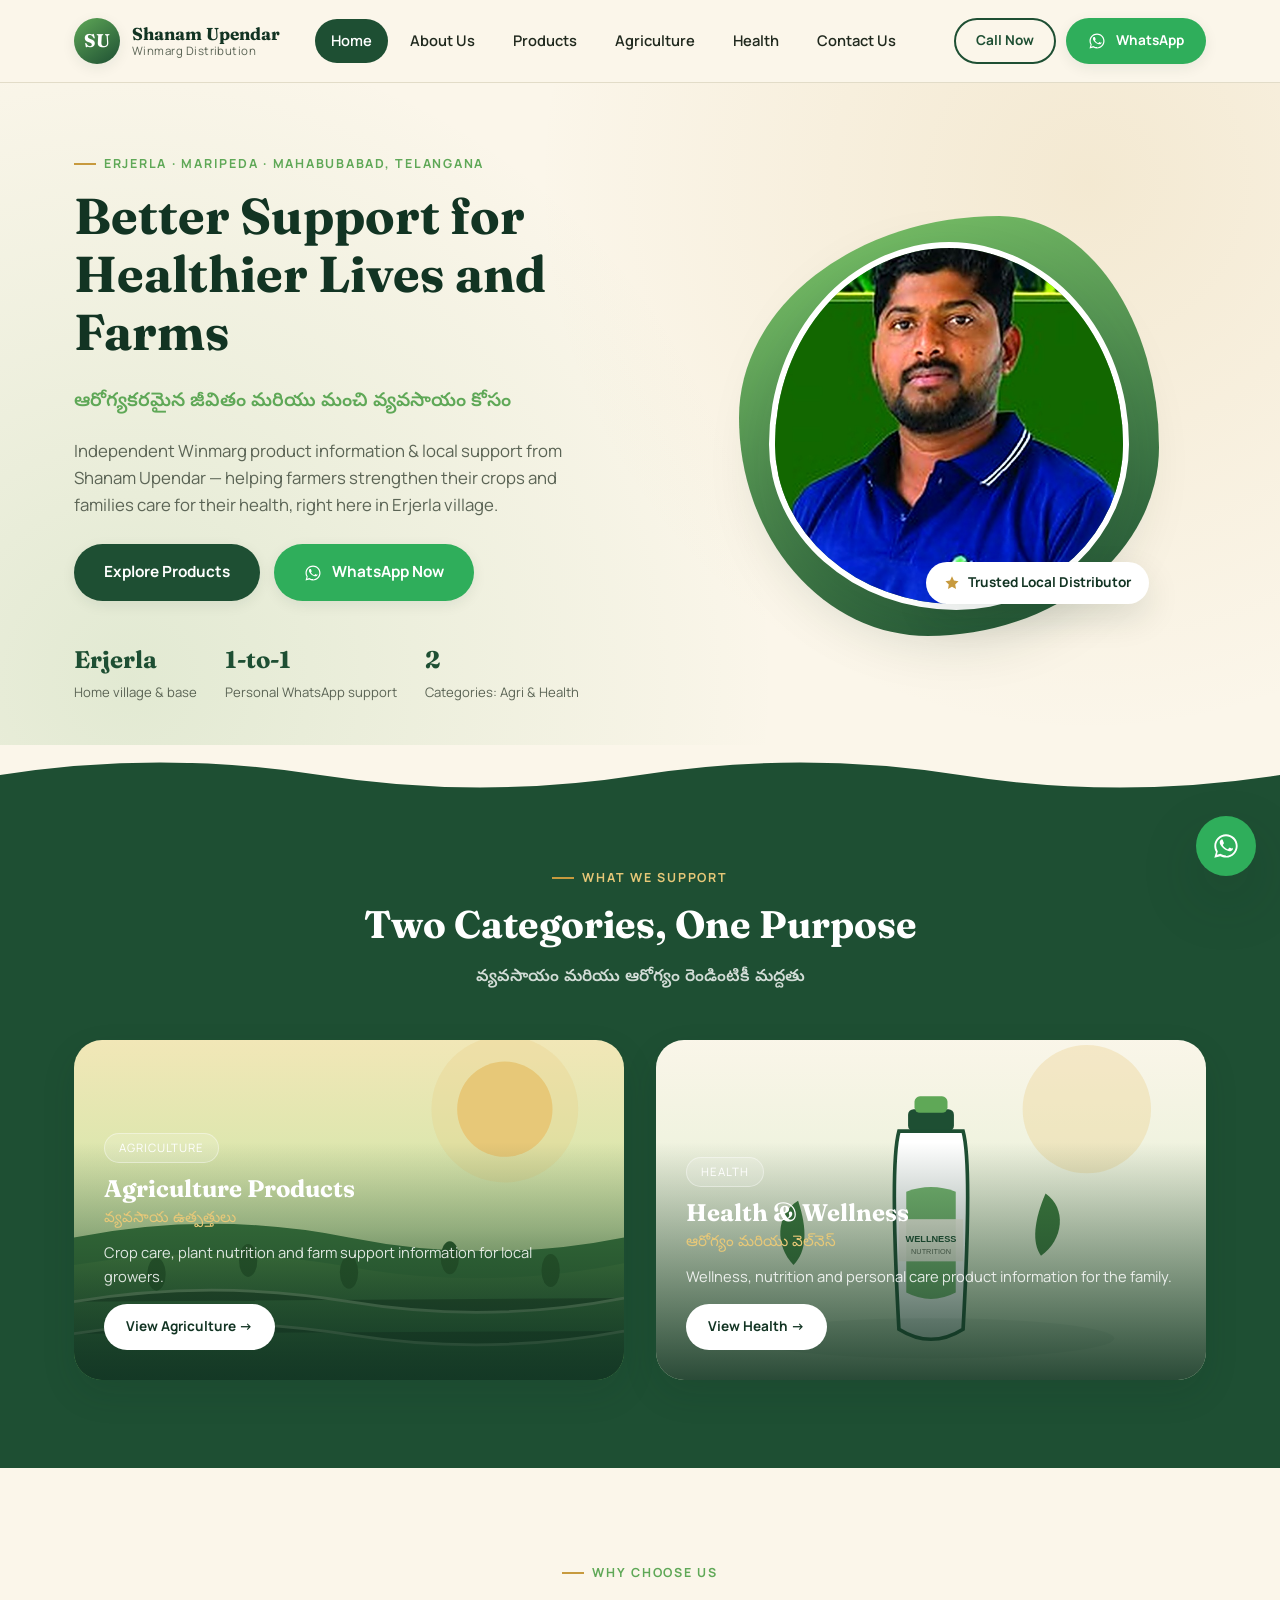
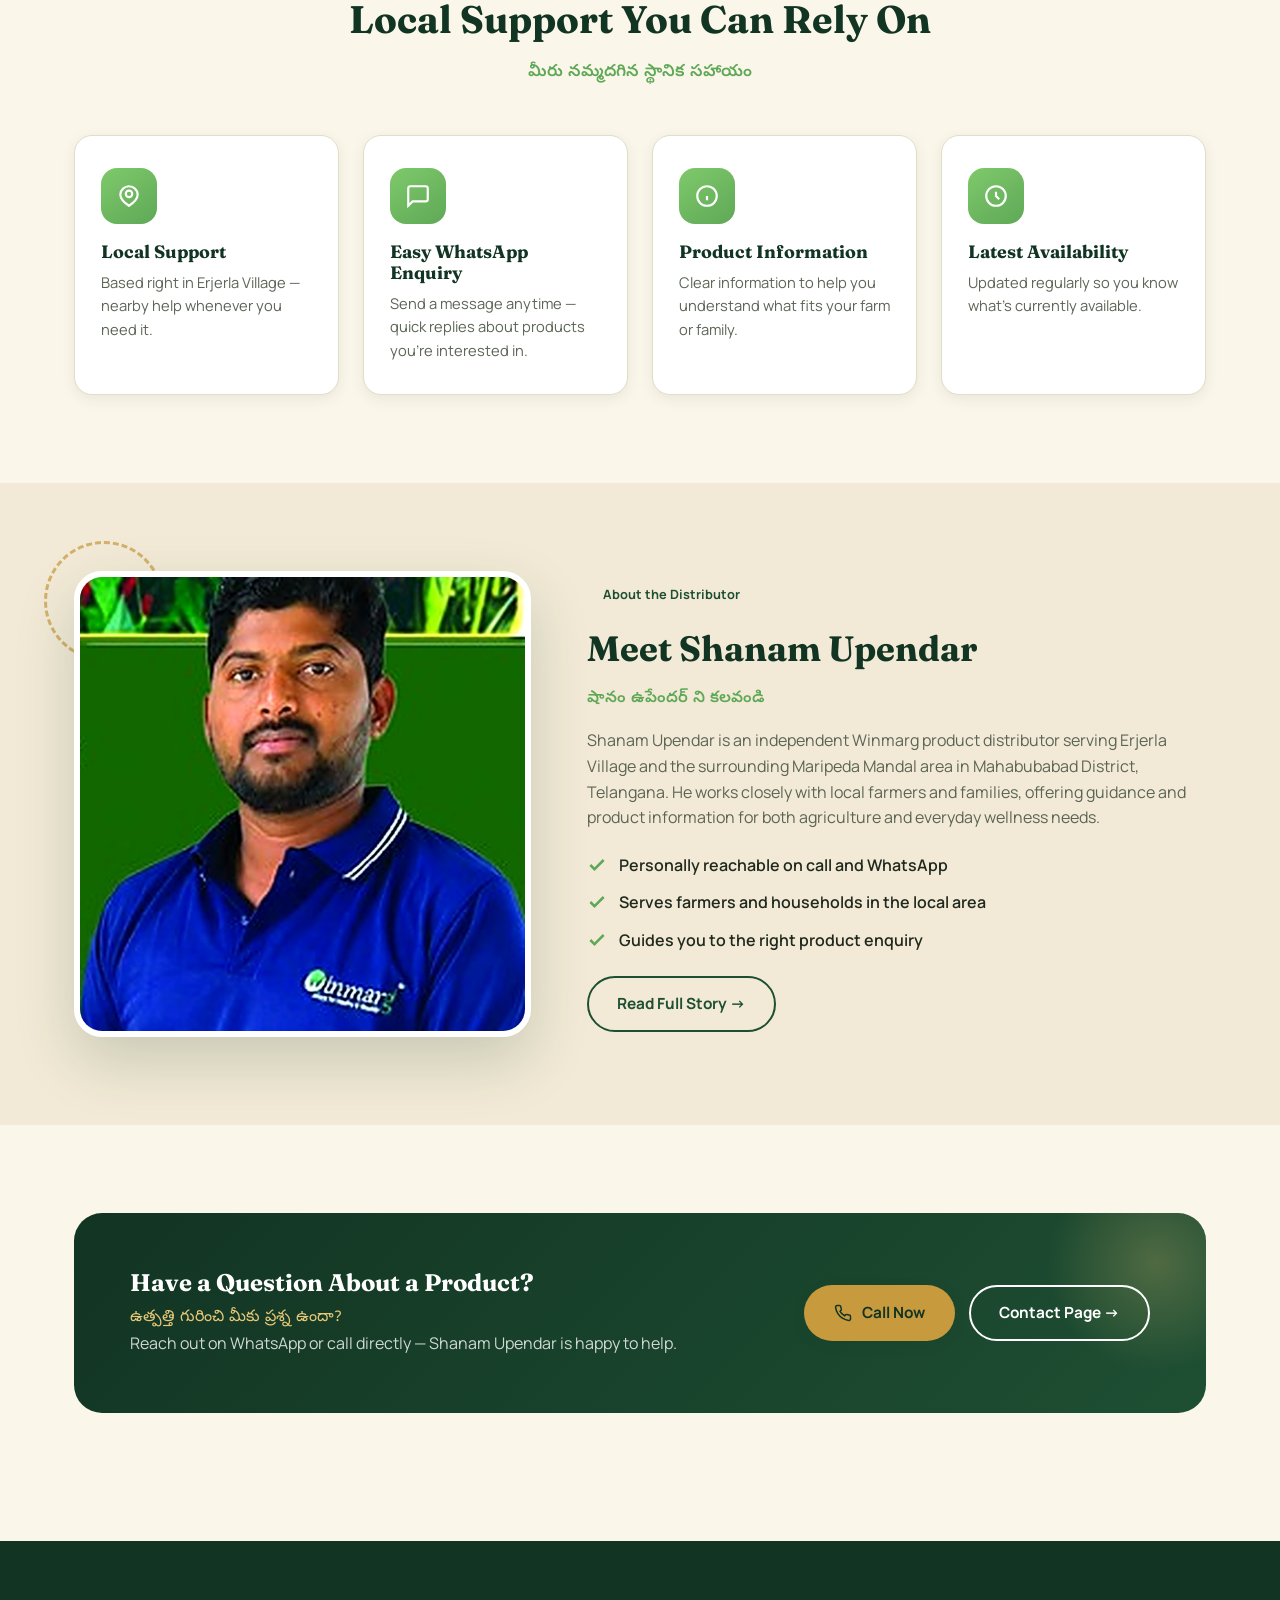
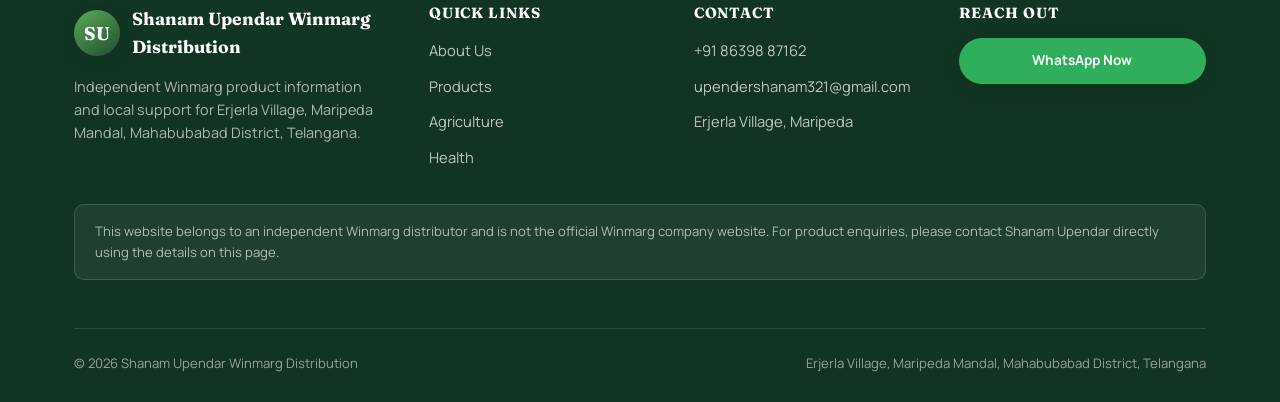
<file: index.html>
<!DOCTYPE html>
<html lang="en">
<head>
<meta charset="UTF-8">
<meta name="viewport" content="width=device-width, initial-scale=1.0">
<title>Shanam Upendar Winmarg Distribution | Erjerla, Maripeda, Mahabubabad</title>
<meta name="description" content="Independent Winmarg distributor Shanam Upendar serving Erjerla Village, Maripeda Mandal, Mahabubabad District, Telangana. Agriculture and health & wellness product information on WhatsApp.">
<link rel="preconnect" href="https://fonts.googleapis.com">
<link rel="preconnect" href="https://fonts.gstatic.com" crossorigin>
<link href="https://fonts.googleapis.com/css2?family=Fraunces:opsz,wght@9..144,500;9..144,600;9..144,700&family=Manrope:wght@400;500;600;700;800&family=Noto+Sans+Telugu:wght@500;600;700&display=swap" rel="stylesheet">
<link rel="stylesheet" href="css/style.css">
</head>
<body>

<header class="site-header">
  <div class="container
   nav">
    <a href="index.html" class="brand">
      <span class="brand-mark">SU</span>
      <span class="brand-text">
        <strong>Shanam Upendar</strong>
        <span>Winmarg Distribution</span>
      </span>
    </a>
    <nav class="nav-links" id="navLinks">
      <a href="index.html" class="active">Home</a>
      <a href="about.html">About Us</a>
      <a href="products.html">Products</a>
      <a href="agriculture.html">Agriculture</a>
      <a href="health.html">Health</a>
      <a href="contact.html">Contact Us</a>
    </nav>
    <div class="nav-cta">
      <a href="tel:+918639887162" class="btn btn-outline btn-sm">Call Now</a>
      <a href="https://wa.me/918639887162?text=Hello%20Shanam%20Upendar%2C%20I%20want%20details%20about%20Winmarg%20products." class="btn btn-whatsapp btn-sm" target="_blank" rel="noopener">
        <svg viewBox="0 0 24 24" fill="currentColor"><path d="M17.5 14.4c-.3-.1-1.7-.9-2-.9-.3-.1-.5-.1-.7.1-.2.3-.8.9-.9 1.1-.2.2-.3.2-.6.1-.3-.1-1.2-.5-2.3-1.5-.9-.8-1.4-1.7-1.6-2-.2-.3 0-.5.1-.6.1-.1.3-.3.4-.5.1-.1.2-.3.3-.5.1-.2 0-.4 0-.5C10.1 9 9.5 7.6 9.3 7c-.2-.5-.4-.5-.6-.5h-.5c-.2 0-.5.1-.7.3-.2.3-.9.9-.9 2.1s1 2.5 1.1 2.6c.1.2 2 3 4.8 4.2.7.3 1.2.5 1.6.6.7.2 1.3.2 1.8.1.5-.1 1.7-.7 1.9-1.4.2-.6.2-1.2.2-1.3-.1-.1-.3-.2-.6-.3z"/><path d="M12 2C6.5 2 2 6.5 2 12c0 1.9.5 3.6 1.4 5.1L2 22l5.1-1.3c1.4.8 3.1 1.2 4.9 1.2 5.5 0 10-4.5 10-10S17.5 2 12 2zm0 18.1c-1.6 0-3.1-.4-4.4-1.2l-.3-.2-3.1.8.8-3-.2-.3C4 14.9 3.6 13.5 3.6 12c0-4.6 3.8-8.4 8.4-8.4s8.4 3.8 8.4 8.4-3.8 8.5-8.4 8.5z"/></svg>
        WhatsApp
      </a>
    </div>
    <button class="nav-toggle" id="navToggle" aria-label="Toggle menu" aria-expanded="false"><span></span></button>
  </div>
</header>

<!-- HERO -->
<section class="hero">
  <div class="container hero-grid">
    <div class="hero-copy reveal">
      <div class="eyebrow">Erjerla · Maripeda · Mahabubabad, Telangana</div>
      <h1>Better Support for Healthier Lives and Farms</h1>
      <span class="te">ఆరోగ్యకరమైన జీవితం మరియు మంచి వ్యవసాయం కోసం</span>
      <p>Independent Winmarg product information &amp; local support from Shanam Upendar — helping farmers strengthen their crops and families care for their health, right here in Erjerla village.</p>
      <div class="hero-actions">
        <a href="products.html" class="btn btn-primary">Explore Products</a>
        <a href="https://wa.me/918639887162?text=Hello%20Shanam%20Upendar%2C%20I%20want%20details%20about%20Winmarg%20products." class="btn btn-whatsapp" target="_blank" rel="noopener">
          <svg viewBox="0 0 24 24" fill="currentColor"><path d="M17.5 14.4c-.3-.1-1.7-.9-2-.9-.3-.1-.5-.1-.7.1-.2.3-.8.9-.9 1.1-.2.2-.3.2-.6.1-.3-.1-1.2-.5-2.3-1.5-.9-.8-1.4-1.7-1.6-2-.2-.3 0-.5.1-.6.1-.1.3-.3.4-.5.1-.1.2-.3.3-.5.1-.2 0-.4 0-.5C10.1 9 9.5 7.6 9.3 7c-.2-.5-.4-.5-.6-.5h-.5c-.2 0-.5.1-.7.3-.2.3-.9.9-.9 2.1s1 2.5 1.1 2.6c.1.2 2 3 4.8 4.2.7.3 1.2.5 1.6.6.7.2 1.3.2 1.8.1.5-.1 1.7-.7 1.9-1.4.2-.6.2-1.2.2-1.3-.1-.1-.3-.2-.6-.3z"/><path d="M12 2C6.5 2 2 6.5 2 12c0 1.9.5 3.6 1.4 5.1L2 22l5.1-1.3c1.4.8 3.1 1.2 4.9 1.2 5.5 0 10-4.5 10-10S17.5 2 12 2zm0 18.1c-1.6 0-3.1-.4-4.4-1.2l-.3-.2-3.1.8.8-3-.2-.3C4 14.9 3.6 13.5 3.6 12c0-4.6 3.8-8.4 8.4-8.4s8.4 3.8 8.4 8.4-3.8 8.5-8.4 8.5z"/></svg>
          WhatsApp Now
        </a>
      </div>
      <div class="hero-stats">
        <div><strong>Erjerla</strong><span>Home village &amp; base</span></div>
        <div><strong>1-to-1</strong><span>Personal WhatsApp support</span></div>
        <div><strong>2</strong><span>Categories: Agri &amp; Health</span></div>
      </div>
    </div>
    <div class="hero-photo-wrap reveal">
      <div class="hero-blob" aria-hidden="true"></div>
      <div class="hero-photo">
        <img src="images/owner-photo.jpg" alt="Shanam Upendar, Winmarg distributor at Erjerla Village">
      </div>
      <div class="hero-badge">
        <svg viewBox="0 0 24 24" fill="currentColor"><path d="M12 2l2.9 6.3 6.9.9-5 4.9 1.2 6.9-6-3.3-6 3.3 1.2-6.9-5-4.9 6.9-.9z"/></svg>
        Trusted Local Distributor
      </div>
    </div>
  </div>
</section>

<svg class="field-divider" viewBox="0 0 1200 60" preserveAspectRatio="none" aria-hidden="true">
  <path d="M0 30 Q150 5 300 30 T600 30 T900 30 T1200 30 V60 H0 Z"></path>
</svg>

<!-- CATEGORIES -->
<section style="background:var(--forest);padding-top:56px;">
  <div class="container">
    <div class="section-head reveal" style="color:var(--white);">
      <div class="eyebrow" style="color:var(--gold-soft);">What We Support</div>
      <h2 style="color:var(--white);">Two Categories, One Purpose</h2>
      <span class="te" style="color:rgba(255,255,255,.8);">వ్యవసాయం మరియు ఆరోగ్యం రెండింటికీ మద్దతు</span>
    </div>
    <div class="grid-2">
      <div class="cat-card reveal">
        <div class="scene" style="background-image:url('images/scene-field-sunrise.svg');"></div>
        <div class="scrim"></div>
        <div class="cat-card-body">
          <span class="tag">Agriculture</span>
          <h3>Agriculture Products</h3>
          <span class="te">వ్యవసాయ ఉత్పత్తులు</span>
          <p>Crop care, plant nutrition and farm support information for local growers.</p>
          <a href="agriculture.html" class="btn btn-sm">View Agriculture →</a>
        </div>
      </div>
      <div class="cat-card reveal">
        <div class="scene" style="background-image:url('images/scene-wellness-bottle.svg');"></div>
        <div class="scrim"></div>
        <div class="cat-card-body">
          <span class="tag">Health</span>
          <h3>Health &amp; Wellness</h3>
          <span class="te">ఆరోగ్యం మరియు వెల్‌నెస్</span>
          <p>Wellness, nutrition and personal care product information for the family.</p>
          <a href="health.html" class="btn btn-sm">View Health →</a>
        </div>
      </div>
    </div>
  </div>
</section>

<!-- WHY CHOOSE US -->
<section>
  <div class="container">
    <div class="section-head reveal">
      <div class="eyebrow">Why Choose Us</div>
      <h2>Local Support You Can Rely On</h2>
      <span class="te">మీరు నమ్మదగిన స్థానిక సహాయం</span>
    </div>
    <div class="grid-4">
      <div class="feature-card reveal">
        <div class="feature-icon"><svg viewBox="0 0 24 24" fill="none" stroke="currentColor" stroke-width="2"><path d="M12 21c-4.4-3-8-6.5-8-10.5A8 8 0 0 1 12 3a8 8 0 0 1 8 7.5c0 4-3.6 7.5-8 10.5z"/><circle cx="12" cy="10" r="3"/></svg></div>
        <h3>Local Support</h3>
        <p>Based right in Erjerla Village — nearby help whenever you need it.</p>
      </div>
      <div class="feature-card reveal">
        <div class="feature-icon"><svg viewBox="0 0 24 24" fill="none" stroke="currentColor" stroke-width="2"><path d="M21 15a2 2 0 0 1-2 2H7l-4 4V5a2 2 0 0 1 2-2h14a2 2 0 0 1 2 2z"/></svg></div>
        <h3>Easy WhatsApp Enquiry</h3>
        <p>Send a message anytime — quick replies about products you're interested in.</p>
      </div>
      <div class="feature-card reveal">
        <div class="feature-icon"><svg viewBox="0 0 24 24" fill="none" stroke="currentColor" stroke-width="2"><path d="M12 16v-4M12 8h.01"/><circle cx="12" cy="12" r="9"/></svg></div>
        <h3>Product Information</h3>
        <p>Clear information to help you understand what fits your farm or family.</p>
      </div>
      <div class="feature-card reveal">
        <div class="feature-icon"><svg viewBox="0 0 24 24" fill="none" stroke="currentColor" stroke-width="2"><path d="M12 8v4l3 3"/><circle cx="12" cy="12" r="9"/></svg></div>
        <h3>Latest Availability</h3>
        <p>Updated regularly so you know what's currently available.</p>
      </div>
    </div>
  </div>
</section>

<!-- ABOUT PREVIEW -->
<section style="background:var(--cream-deep);">
  <div class="container split">
    <div class="split-media reveal">
      <div class="media-ring" aria-hidden="true"></div>
      <div class="media-frame">
        <img src="images/owner-photo.jpg" alt="Shanam Upendar">
      </div>
    </div>
    <div class="split-copy reveal">
      <span class="stamp">About the Distributor</span>
      <h2>Meet Shanam Upendar</h2>
      <span class="te">షానం ఉపేందర్ ని కలవండి</span>
      <p>Shanam Upendar is an independent Winmarg product distributor serving Erjerla Village and the surrounding Maripeda Mandal area in Mahabubabad District, Telangana. He works closely with local farmers and families, offering guidance and product information for both agriculture and everyday wellness needs.</p>
      <ul class="check-list">
        <li><svg viewBox="0 0 24 24" fill="none" stroke="currentColor" stroke-width="3"><path d="M20 6L9 17l-5-5"/></svg> Personally reachable on call and WhatsApp</li>
        <li><svg viewBox="0 0 24 24" fill="none" stroke="currentColor" stroke-width="3"><path d="M20 6L9 17l-5-5"/></svg> Serves farmers and households in the local area</li>
        <li><svg viewBox="0 0 24 24" fill="none" stroke="currentColor" stroke-width="3"><path d="M20 6L9 17l-5-5"/></svg> Guides you to the right product enquiry</li>
      </ul>
      <a href="about.html" class="btn btn-outline">Read Full Story →</a>
    </div>
  </div>
</section>

<!-- CONTACT CTA -->
<section>
  <div class="container">
    <div class="cta-band reveal">
      <div>
        <h2>Have a Question About a Product?</h2>
        <span class="te">ఉత్పత్తి గురించి మీకు ప్రశ్న ఉందా?</span>
        <p>Reach out on WhatsApp or call directly — Shanam Upendar is happy to help.</p>
      </div>
      <div class="cta-actions">
        <a href="tel:+918639887162" class="btn btn-gold">
          <svg viewBox="0 0 24 24" fill="none" stroke="currentColor" stroke-width="2"><path d="M22 16.9v3a2 2 0 0 1-2.2 2 19.8 19.8 0 0 1-8.6-3.1 19.5 19.5 0 0 1-6-6 19.8 19.8 0 0 1-3.1-8.7A2 2 0 0 1 4.1 2h3a2 2 0 0 1 2 1.7c.1.9.3 1.8.6 2.7a2 2 0 0 1-.4 2.1L8.1 9.7a16 16 0 0 0 6 6l1.2-1.2a2 2 0 0 1 2.1-.4c.9.3 1.8.5 2.7.6a2 2 0 0 1 1.9 2z"/></svg>
          Call Now
        </a>
        <a href="contact.html" class="btn btn-outline" style="border-color:var(--white);color:var(--white);">Contact Page →</a>
      </div>
    </div>
  </div>
</section>

<footer class="site-footer">
  <div class="container">
    <div class="footer-grid">
      <div>
        <div class="footer-brand">
          <span class="brand-mark">SU</span>
          <strong>Shanam Upendar Winmarg Distribution</strong>
        </div>
        <p>Independent Winmarg product information and local support for Erjerla Village, Maripeda Mandal, Mahabubabad District, Telangana.</p>
      </div>
      <div>
        <h4>Quick Links</h4>
        <ul class="footer-links">
          <li><a href="about.html">About Us</a></li>
          <li><a href="products.html">Products</a></li>
          <li><a href="agriculture.html">Agriculture</a></li>
          <li><a href="health.html">Health</a></li>
        </ul>
      </div>
      <div>
        <h4>Contact</h4>
        <ul class="footer-links">
          <li><a href="tel:+918639887162">+91 86398 87162</a></li>
          <li><a href="mailto:upendershanam321@gmail.com">upendershanam321@gmail.com</a></li>
          <li><a href="contact.html">Erjerla Village, Maripeda</a></li>
        </ul>
      </div>
      <div>
        <h4>Reach Out</h4>
        <a href="https://wa.me/918639887162?text=Hello%20Shanam%20Upendar%2C%20I%20want%20details%20about%20Winmarg%20products." class="btn btn-whatsapp btn-block btn-sm" target="_blank" rel="noopener">WhatsApp Now</a>
      </div>
    </div>
    <div class="footer-disclaimer">
      This website belongs to an independent Winmarg distributor and is not the official Winmarg company website. For product enquiries, please contact Shanam Upendar directly using the details on this page.
    </div>
    <div class="footer-bottom">
      <span>© <span id="currentYear"></span> Shanam Upendar Winmarg Distribution</span>
      <span>Erjerla Village, Maripeda Mandal, Mahabubabad District, Telangana</span>
    </div>
  </div>
</footer>

<a href="https://wa.me/918639887162?text=Hello%20Shanam%20Upendar%2C%20I%20want%20details%20about%20Winmarg%20products." class="float-whatsapp" target="_blank" rel="noopener" aria-label="Chat on WhatsApp">
  <svg viewBox="0 0 24 24" fill="currentColor"><path d="M17.5 14.4c-.3-.1-1.7-.9-2-.9-.3-.1-.5-.1-.7.1-.2.3-.8.9-.9 1.1-.2.2-.3.2-.6.1-.3-.1-1.2-.5-2.3-1.5-.9-.8-1.4-1.7-1.6-2-.2-.3 0-.5.1-.6.1-.1.3-.3.4-.5.1-.1.2-.3.3-.5.1-.2 0-.4 0-.5C10.1 9 9.5 7.6 9.3 7c-.2-.5-.4-.5-.6-.5h-.5c-.2 0-.5.1-.7.3-.2.3-.9.9-.9 2.1s1 2.5 1.1 2.6c.1.2 2 3 4.8 4.2.7.3 1.2.5 1.6.6.7.2 1.3.2 1.8.1.5-.1 1.7-.7 1.9-1.4.2-.6.2-1.2.2-1.3-.1-.1-.3-.2-.6-.3z"/><path d="M12 2C6.5 2 2 6.5 2 12c0 1.9.5 3.6 1.4 5.1L2 22l5.1-1.3c1.4.8 3.1 1.2 4.9 1.2 5.5 0 10-4.5 10-10S17.5 2 12 2zm0 18.1c-1.6 0-3.1-.4-4.4-1.2l-.3-.2-3.1.8.8-3-.2-.3C4 14.9 3.6 13.5 3.6 12c0-4.6 3.8-8.4 8.4-8.4s8.4 3.8 8.4 8.4-3.8 8.5-8.4 8.5z"/></svg>
</a>

<script src="js/script.js"></script>
</body>
</html>
</file>
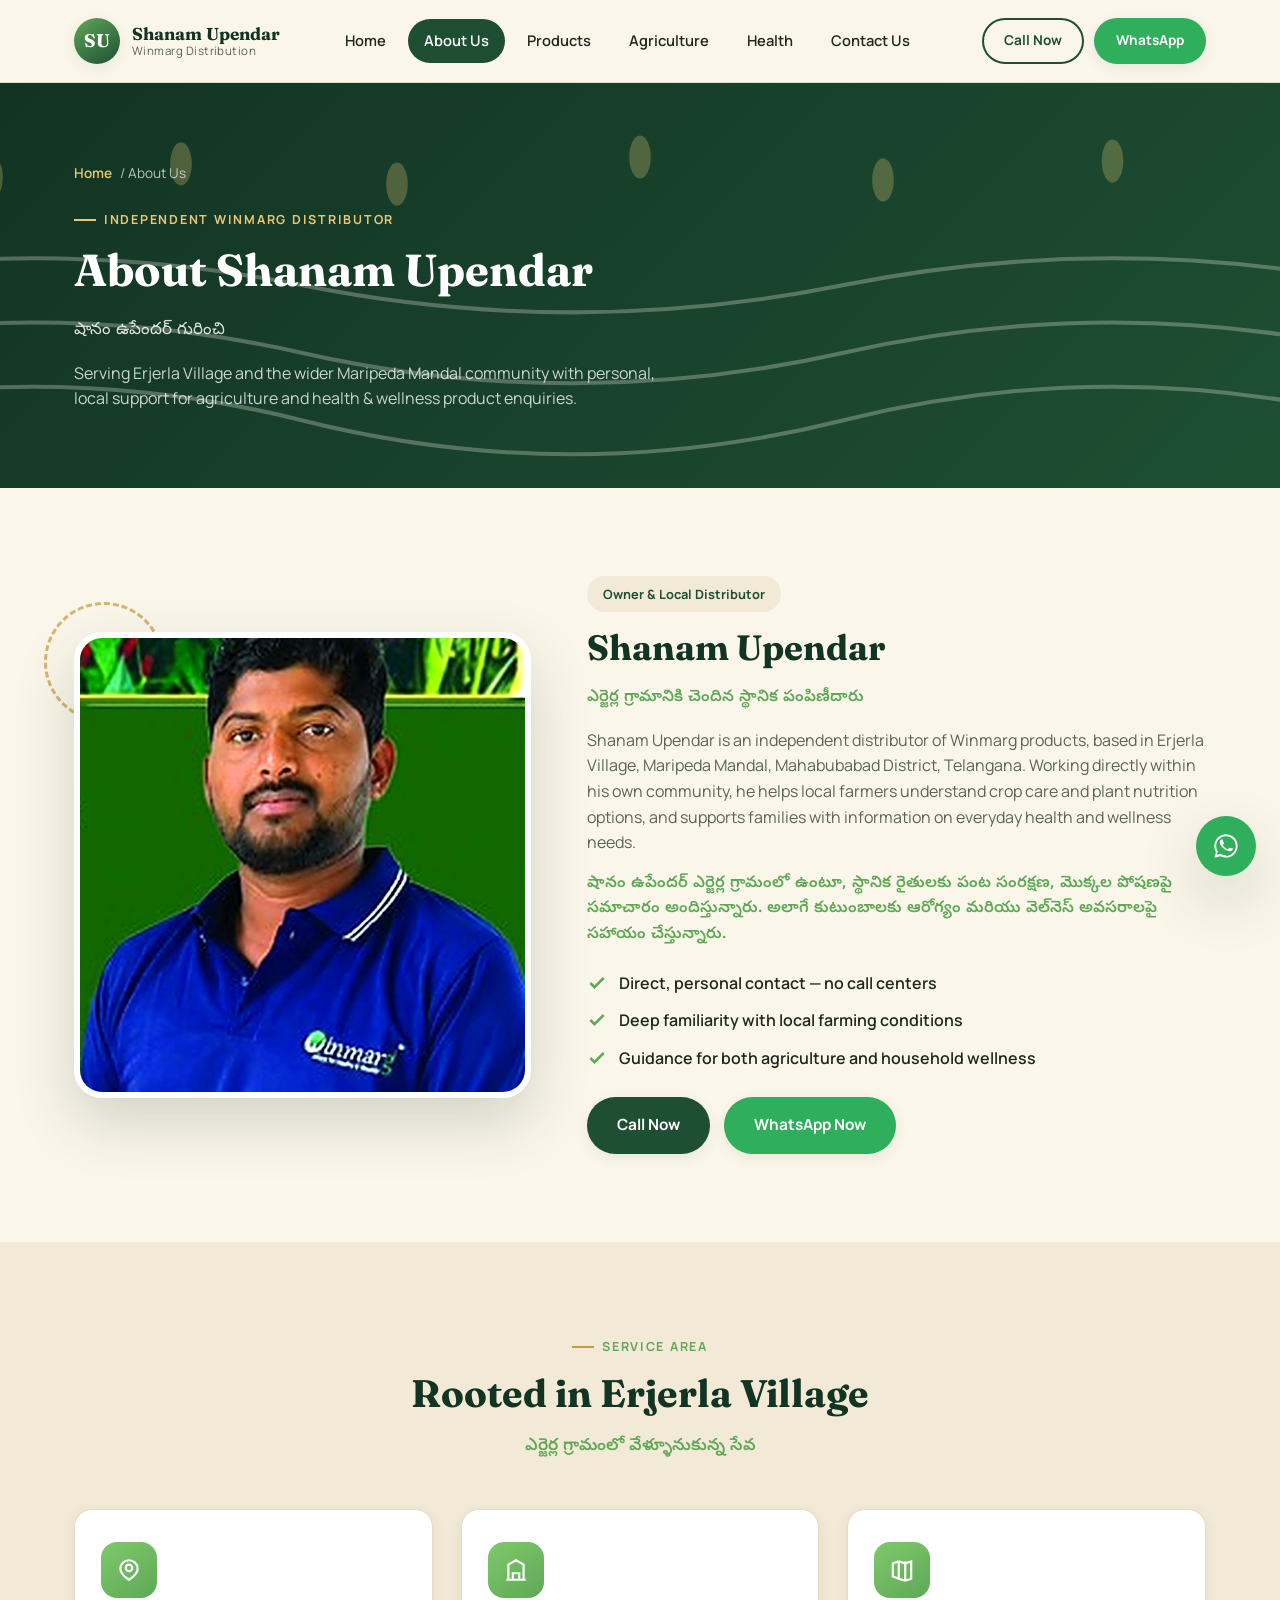
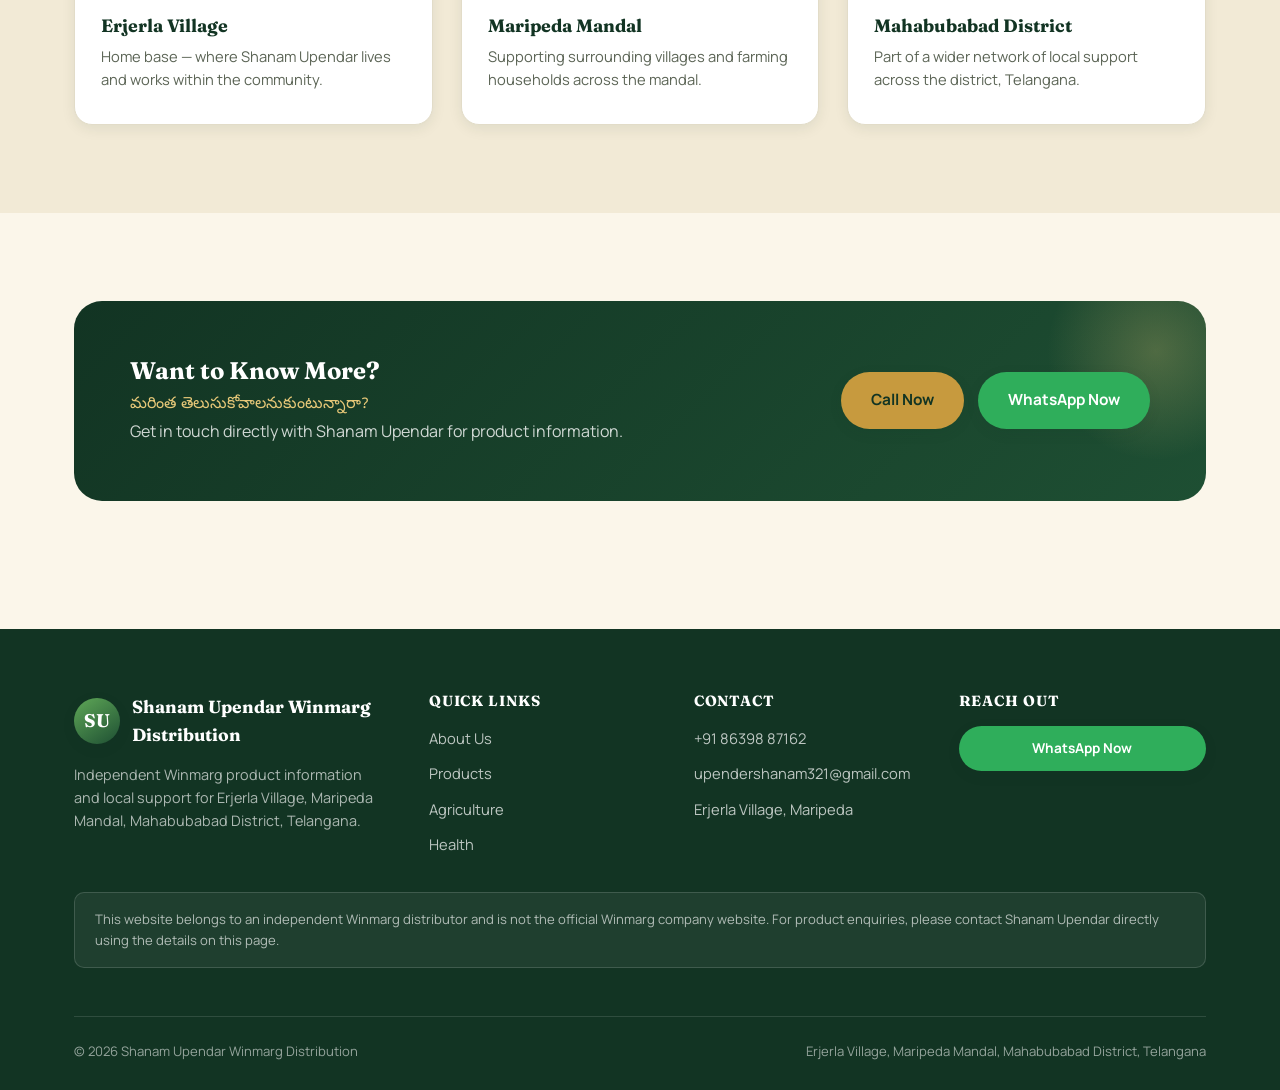
<file: about.html>
<!DOCTYPE html>
<html lang="en">
<head>
<meta charset="UTF-8">
<meta name="viewport" content="width=device-width, initial-scale=1.0">
<title>About Us | Shanam Upendar Winmarg Distribution</title>
<meta name="description" content="Meet Shanam Upendar, independent Winmarg distributor serving Erjerla Village, Maripeda Mandal, Mahabubabad District, Telangana.">
<link rel="preconnect" href="https://fonts.googleapis.com">
<link rel="preconnect" href="https://fonts.gstatic.com" crossorigin>
<link href="https://fonts.googleapis.com/css2?family=Fraunces:opsz,wght@9..144,500;9..144,600;9..144,700&family=Manrope:wght@400;500;600;700;800&family=Noto+Sans+Telugu:wght@500;600;700&display=swap" rel="stylesheet">
<link rel="stylesheet" href="css/style.css">
</head>
<body>

<header class="site-header">
  <div class="container nav">
    <a href="index.html" class="brand">
      <span class="brand-mark">SU</span>
      <span class="brand-text">
        <strong>Shanam Upendar</strong>
        <span>Winmarg Distribution</span>
      </span>
    </a>
    <nav class="nav-links" id="navLinks">
      <a href="index.html">Home</a>
      <a href="about.html" class="active">About Us</a>
      <a href="products.html">Products</a>
      <a href="agriculture.html">Agriculture</a>
      <a href="health.html">Health</a>
      <a href="contact.html">Contact Us</a>
    </nav>
    <div class="nav-cta">
      <a href="tel:+918639887162" class="btn btn-outline btn-sm">Call Now</a>
      <a href="https://wa.me/918639887162?text=Hello%20Shanam%20Upendar%2C%20I%20want%20details%20about%20Winmarg%20products." class="btn btn-whatsapp btn-sm" target="_blank" rel="noopener">WhatsApp</a>
    </div>
    <button class="nav-toggle" id="navToggle" aria-label="Toggle menu" aria-expanded="false"><span></span></button>
  </div>
</header>

<section class="page-hero">
  <div class="scene-strip" style="background-image:url('images/strip-agriculture.svg');background-size:cover;background-position:bottom;"></div>
  <div class="container">
    <div class="breadcrumb"><a href="index.html">Home</a> / About Us</div>
    <div class="eyebrow">Independent Winmarg Distributor</div>
    <h1>About Shanam Upendar</h1>
    <span class="te">షానం ఉపేందర్ గురించి</span>
    <p>Serving Erjerla Village and the wider Maripeda Mandal community with personal, local support for agriculture and health & wellness product enquiries.</p>
  </div>
</section>

<section>
  <div class="container split">
    <div class="split-media reveal">
      <div class="media-ring" aria-hidden="true"></div>
      <div class="media-frame">
        <img src="images/owner-photo.jpg" alt="Shanam Upendar, owner of Winmarg Distribution at Erjerla Village">
      </div>
    </div>
    <div class="split-copy reveal">
      <span class="stamp">Owner &amp; Local Distributor</span>
      <h2>Shanam Upendar</h2>
      <span class="te">ఎర్జెర్ల గ్రామానికి చెందిన స్థానిక పంపిణీదారు</span>
      <p>Shanam Upendar is an independent distributor of Winmarg products, based in Erjerla Village, Maripeda Mandal, Mahabubabad District, Telangana. Working directly within his own community, he helps local farmers understand crop care and plant nutrition options, and supports families with information on everyday health and wellness needs.</p>
      <p class="te">షానం ఉపేందర్ ఎర్జెర్ల గ్రామంలో ఉంటూ, స్థానిక రైతులకు పంట సంరక్షణ, మొక్కల పోషణపై సమాచారం అందిస్తున్నారు. అలాగే కుటుంబాలకు ఆరోగ్యం మరియు వెల్‌నెస్ అవసరాలపై సహాయం చేస్తున్నారు.</p>
      <ul class="check-list">
        <li><svg viewBox="0 0 24 24" fill="none" stroke="currentColor" stroke-width="3"><path d="M20 6L9 17l-5-5"/></svg> Direct, personal contact — no call centers</li>
        <li><svg viewBox="0 0 24 24" fill="none" stroke="currentColor" stroke-width="3"><path d="M20 6L9 17l-5-5"/></svg> Deep familiarity with local farming conditions</li>
        <li><svg viewBox="0 0 24 24" fill="none" stroke="currentColor" stroke-width="3"><path d="M20 6L9 17l-5-5"/></svg> Guidance for both agriculture and household wellness</li>
      </ul>
      <div class="hero-actions">
        <a href="tel:+918639887162" class="btn btn-primary">Call Now</a>
        <a href="https://wa.me/918639887162?text=Hello%20Shanam%20Upendar%2C%20I%20want%20details%20about%20Winmarg%20products." class="btn btn-whatsapp" target="_blank" rel="noopener">WhatsApp Now</a>
      </div>
    </div>
  </div>
</section>

<section style="background:var(--cream-deep);">
  <div class="container">
    <div class="section-head reveal">
      <div class="eyebrow">Service Area</div>
      <h2>Rooted in Erjerla Village</h2>
      <span class="te">ఎర్జెర్ల గ్రామంలో వేళ్ళూనుకున్న సేవ</span>
    </div>
    <div class="grid-3">
      <div class="feature-card reveal">
        <div class="feature-icon"><svg viewBox="0 0 24 24" fill="none" stroke="currentColor" stroke-width="2"><path d="M12 21c-4.4-3-8-6.5-8-10.5A8 8 0 0 1 12 3a8 8 0 0 1 8 7.5c0 4-3.6 7.5-8 10.5z"/><circle cx="12" cy="10" r="3"/></svg></div>
        <h3>Erjerla Village</h3>
        <p>Home base — where Shanam Upendar lives and works within the community.</p>
      </div>
      <div class="feature-card reveal">
        <div class="feature-icon"><svg viewBox="0 0 24 24" fill="none" stroke="currentColor" stroke-width="2"><path d="M3 21h18M5 21V7l7-4 7 4v14M9 21v-6h6v6"/></svg></div>
        <h3>Maripeda Mandal</h3>
        <p>Supporting surrounding villages and farming households across the mandal.</p>
      </div>
      <div class="feature-card reveal">
        <div class="feature-icon"><svg viewBox="0 0 24 24" fill="none" stroke="currentColor" stroke-width="2"><path d="M9 20l-5.5-2V6L9 4m0 16l6 2m-6-2V4m6 18l5.5-2V4L15 6m0 16V4m0 2L9 4"/></svg></div>
        <h3>Mahabubabad District</h3>
        <p>Part of a wider network of local support across the district, Telangana.</p>
      </div>
    </div>
  </div>
</section>

<section>
  <div class="container">
    <div class="cta-band reveal">
      <div>
        <h2>Want to Know More?</h2>
        <span class="te">మరింత తెలుసుకోవాలనుకుంటున్నారా?</span>
        <p>Get in touch directly with Shanam Upendar for product information.</p>
      </div>
      <div class="cta-actions">
        <a href="tel:+918639887162" class="btn btn-gold">Call Now</a>
        <a href="https://wa.me/918639887162?text=Hello%20Shanam%20Upendar%2C%20I%20want%20details%20about%20Winmarg%20products." class="btn btn-whatsapp" target="_blank" rel="noopener">WhatsApp Now</a>
      </div>
    </div>
  </div>
</section>

<footer class="site-footer">
  <div class="container">
    <div class="footer-grid">
      <div>
        <div class="footer-brand">
          <span class="brand-mark">SU</span>
          <strong>Shanam Upendar Winmarg Distribution</strong>
        </div>
        <p>Independent Winmarg product information and local support for Erjerla Village, Maripeda Mandal, Mahabubabad District, Telangana.</p>
      </div>
      <div>
        <h4>Quick Links</h4>
        <ul class="footer-links">
          <li><a href="about.html">About Us</a></li>
          <li><a href="products.html">Products</a></li>
          <li><a href="agriculture.html">Agriculture</a></li>
          <li><a href="health.html">Health</a></li>
        </ul>
      </div>
      <div>
        <h4>Contact</h4>
        <ul class="footer-links">
          <li><a href="tel:+918639887162">+91 86398 87162</a></li>
          <li><a href="mailto:upendershanam321@gmail.com">upendershanam321@gmail.com</a></li>
          <li><a href="contact.html">Erjerla Village, Maripeda</a></li>
        </ul>
      </div>
      <div>
        <h4>Reach Out</h4>
        <a href="https://wa.me/918639887162?text=Hello%20Shanam%20Upendar%2C%20I%20want%20details%20about%20Winmarg%20products." class="btn btn-whatsapp btn-block btn-sm" target="_blank" rel="noopener">WhatsApp Now</a>
      </div>
    </div>
    <div class="footer-disclaimer">
      This website belongs to an independent Winmarg distributor and is not the official Winmarg company website. For product enquiries, please contact Shanam Upendar directly using the details on this page.
    </div>
    <div class="footer-bottom">
      <span>© <span id="currentYear"></span> Shanam Upendar Winmarg Distribution</span>
      <span>Erjerla Village, Maripeda Mandal, Mahabubabad District, Telangana</span>
    </div>
  </div>
</footer>

<a href="https://wa.me/918639887162?text=Hello%20Shanam%20Upendar%2C%20I%20want%20details%20about%20Winmarg%20products." class="float-whatsapp" target="_blank" rel="noopener" aria-label="Chat on WhatsApp">
  <svg viewBox="0 0 24 24" fill="currentColor"><path d="M17.5 14.4c-.3-.1-1.7-.9-2-.9-.3-.1-.5-.1-.7.1-.2.3-.8.9-.9 1.1-.2.2-.3.2-.6.1-.3-.1-1.2-.5-2.3-1.5-.9-.8-1.4-1.7-1.6-2-.2-.3 0-.5.1-.6.1-.1.3-.3.4-.5.1-.1.2-.3.3-.5.1-.2 0-.4 0-.5C10.1 9 9.5 7.6 9.3 7c-.2-.5-.4-.5-.6-.5h-.5c-.2 0-.5.1-.7.3-.2.3-.9.9-.9 2.1s1 2.5 1.1 2.6c.1.2 2 3 4.8 4.2.7.3 1.2.5 1.6.6.7.2 1.3.2 1.8.1.5-.1 1.7-.7 1.9-1.4.2-.6.2-1.2.2-1.3-.1-.1-.3-.2-.6-.3z"/><path d="M12 2C6.5 2 2 6.5 2 12c0 1.9.5 3.6 1.4 5.1L2 22l5.1-1.3c1.4.8 3.1 1.2 4.9 1.2 5.5 0 10-4.5 10-10S17.5 2 12 2zm0 18.1c-1.6 0-3.1-.4-4.4-1.2l-.3-.2-3.1.8.8-3-.2-.3C4 14.9 3.6 13.5 3.6 12c0-4.6 3.8-8.4 8.4-8.4s8.4 3.8 8.4 8.4-3.8 8.5-8.4 8.5z"/></svg>
</a>

<script src="js/script.js"></script>
</body>
</html>
</file>
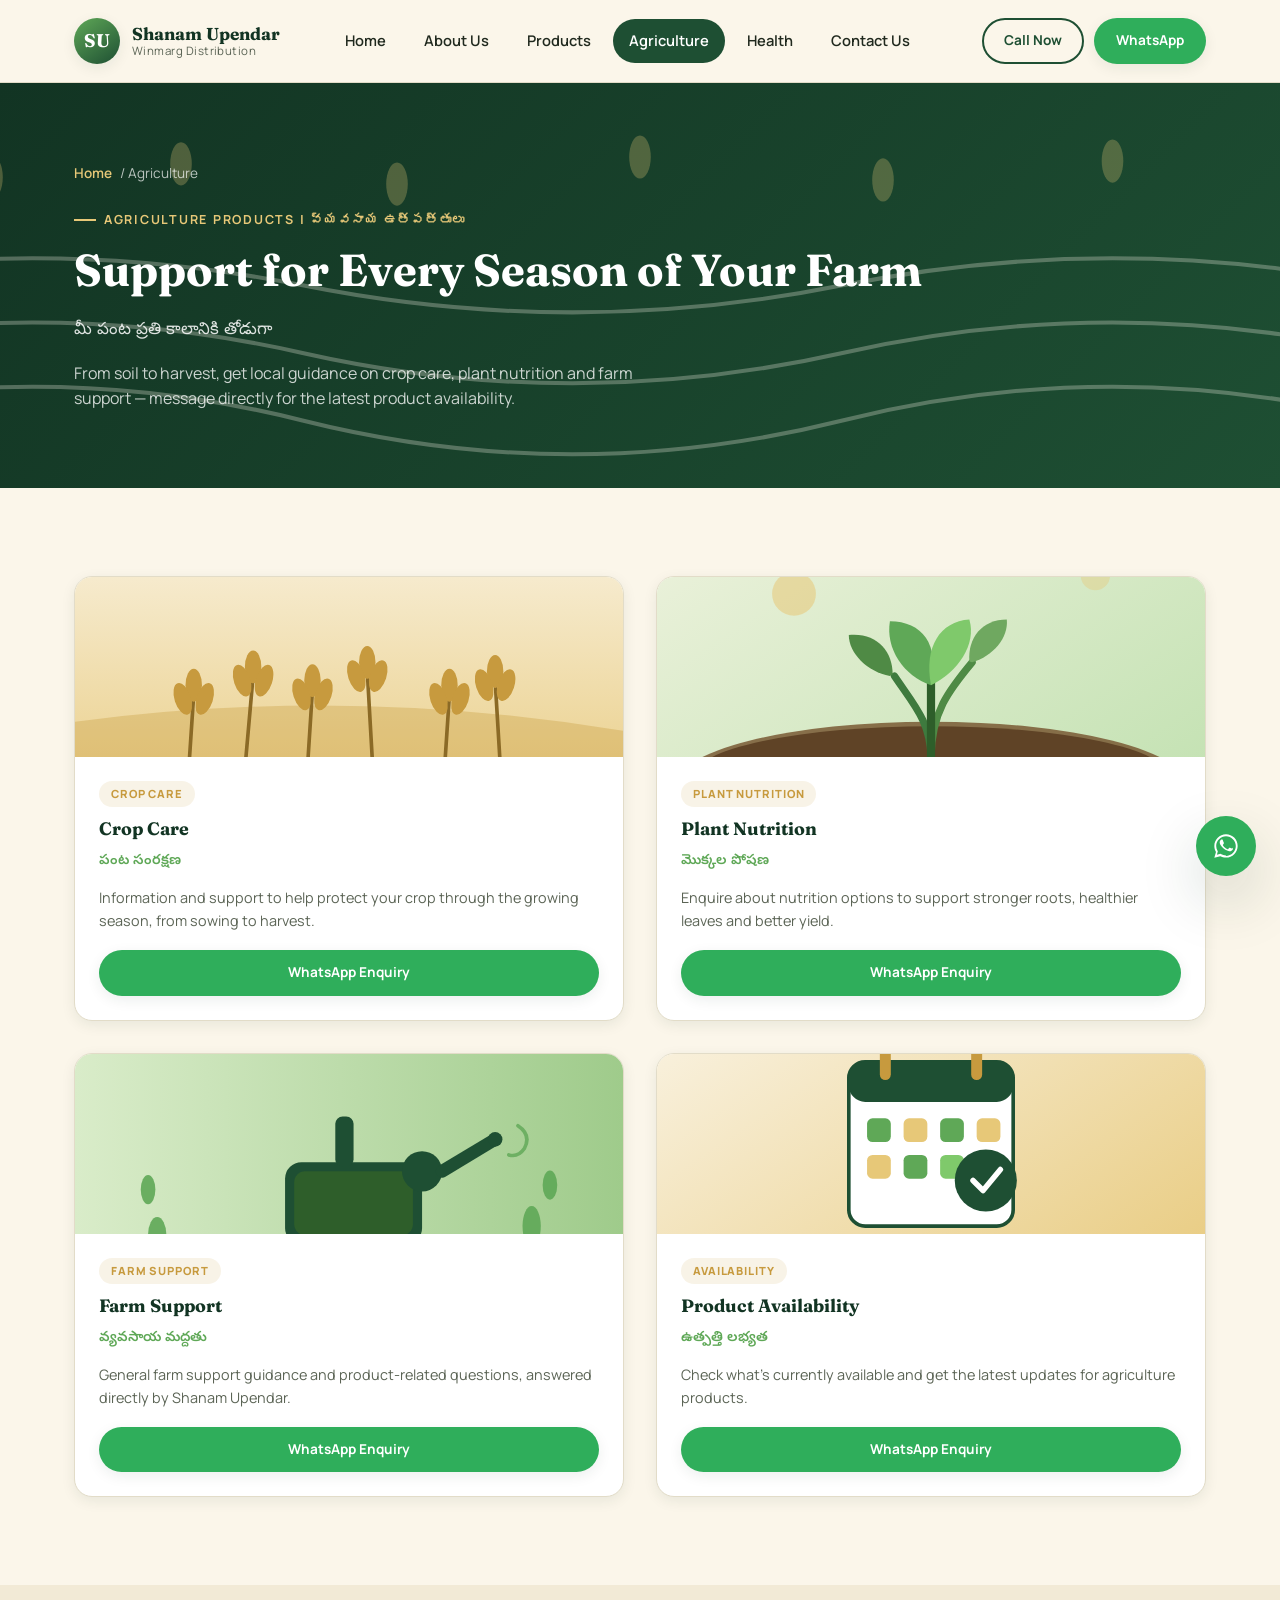
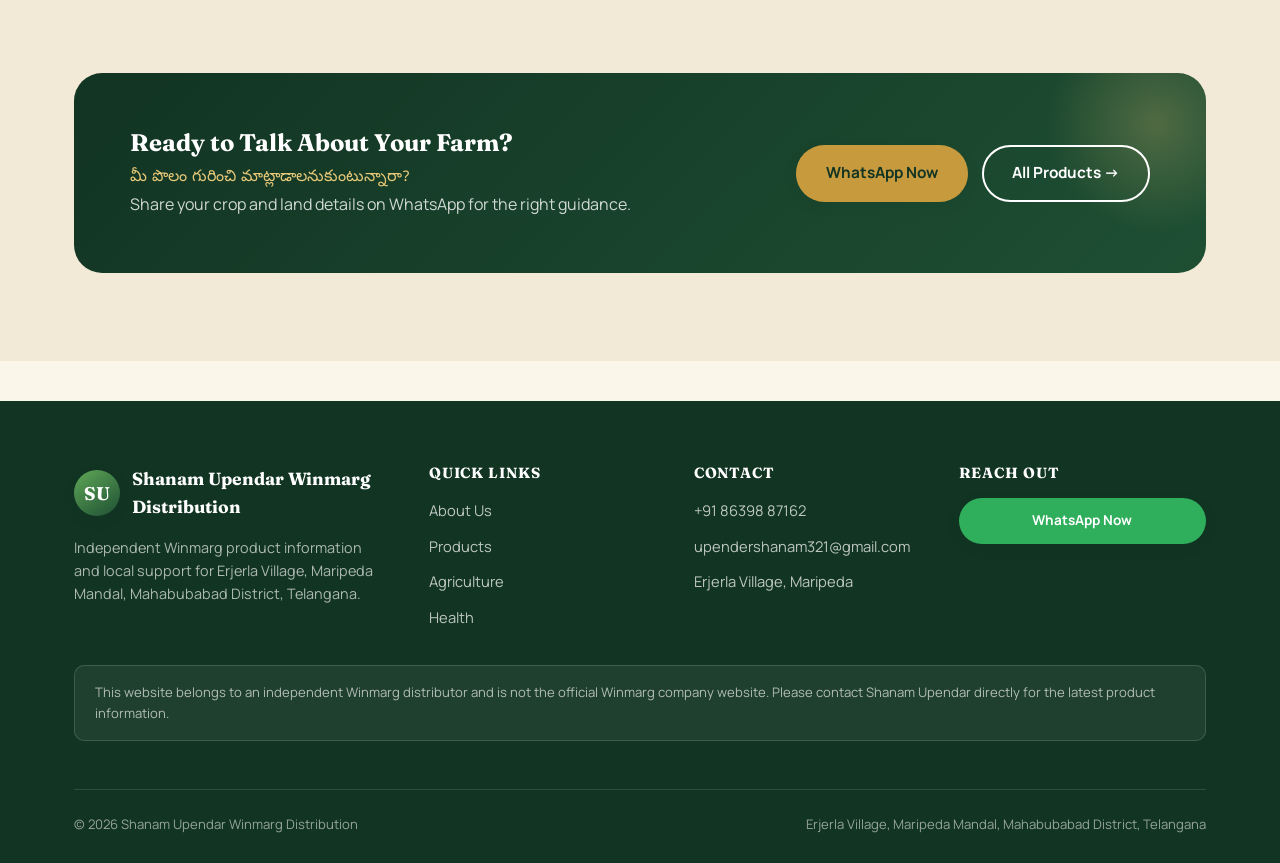
<file: agriculture.html>
<!DOCTYPE html>
<html lang="en">
<head>
<meta charset="UTF-8">
<meta name="viewport" content="width=device-width, initial-scale=1.0">
<title>Agriculture | Shanam Upendar Winmarg Distribution</title>
<meta name="description" content="Crop care, plant nutrition and farm support enquiry information from Shanam Upendar, Erjerla Village, Telangana.">
<link rel="preconnect" href="https://fonts.googleapis.com">
<link rel="preconnect" href="https://fonts.gstatic.com" crossorigin>
<link href="https://fonts.googleapis.com/css2?family=Fraunces:opsz,wght@9..144,500;9..144,600;9..144,700&family=Manrope:wght@400;500;600;700;800&family=Noto+Sans+Telugu:wght@500;600;700&display=swap" rel="stylesheet">
<link rel="stylesheet" href="css/style.css">
</head>
<body>

<header class="site-header">
  <div class="container nav">
    <a href="index.html" class="brand">
      <span class="brand-mark">SU</span>
      <span class="brand-text">
        <strong>Shanam Upendar</strong>
        <span>Winmarg Distribution</span>
      </span>
    </a>
    <nav class="nav-links" id="navLinks">
      <a href="index.html">Home</a>
      <a href="about.html">About Us</a>
      <a href="products.html">Products</a>
      <a href="agriculture.html" class="active">Agriculture</a>
      <a href="health.html">Health</a>
      <a href="contact.html">Contact Us</a>
    </nav>
    <div class="nav-cta">
      <a href="tel:+918639887162" class="btn btn-outline btn-sm">Call Now</a>
      <a href="https://wa.me/918639887162?text=Hello%20Shanam%20Upendar%2C%20I%20want%20details%20about%20Winmarg%20products." class="btn btn-whatsapp btn-sm" target="_blank" rel="noopener">WhatsApp</a>
    </div>
    <button class="nav-toggle" id="navToggle" aria-label="Toggle menu" aria-expanded="false"><span></span></button>
  </div>
</header>

<section class="page-hero">
  <div class="scene-strip" style="background-image:url('images/strip-agriculture.svg');background-size:cover;background-position:bottom;"></div>
  <div class="container">
    <div class="breadcrumb"><a href="index.html">Home</a> / Agriculture</div>
    <div class="eyebrow">Agriculture Products | వ్యవసాయ ఉత్పత్తులు</div>
    <h1>Support for Every Season of Your Farm</h1>
    <span class="te">మీ పంట ప్రతి కాలానికి తోడుగా</span>
    <p>From soil to harvest, get local guidance on crop care, plant nutrition and farm support — message directly for the latest product availability.</p>
  </div>
</section>

<section>
  <div class="container">
    <div class="grid-2">

      <div class="product-card reveal">
        <div class="product-media"><div class="scene" style="background-image:url('images/scene-grain.svg');"></div></div>
        <div class="product-body">
          <span class="tag">Crop Care</span>
          <h3>Crop Care</h3>
          <span class="te">పంట సంరక్షణ</span>
          <p>Information and support to help protect your crop through the growing season, from sowing to harvest.</p>
          <a href="https://wa.me/918639887162?text=Hello%20Shanam%20Upendar%2C%20I%20want%20crop%20care%20information." class="btn btn-whatsapp btn-block btn-sm" target="_blank" rel="noopener">WhatsApp Enquiry</a>
        </div>
      </div>

      <div class="product-card reveal">
        <div class="product-media"><div class="scene" style="background-image:url('images/scene-seedling.svg');"></div></div>
        <div class="product-body">
          <span class="tag">Plant Nutrition</span>
          <h3>Plant Nutrition</h3>
          <span class="te">మొక్కల పోషణ</span>
          <p>Enquire about nutrition options to support stronger roots, healthier leaves and better yield.</p>
          <a href="https://wa.me/918639887162?text=Hello%20Shanam%20Upendar%2C%20I%20want%20plant%20nutrition%20information." class="btn btn-whatsapp btn-block btn-sm" target="_blank" rel="noopener">WhatsApp Enquiry</a>
        </div>
      </div>

      <div class="product-card reveal">
        <div class="product-media"><div class="scene" style="background-image:url('images/scene-farm-support.svg');"></div></div>
        <div class="product-body">
          <span class="tag">Farm Support</span>
          <h3>Farm Support</h3>
          <span class="te">వ్యవసాయ మద్దతు</span>
          <p>General farm support guidance and product-related questions, answered directly by Shanam Upendar.</p>
          <a href="https://wa.me/918639887162?text=Hello%20Shanam%20Upendar%2C%20I%20want%20farm%20support%20information." class="btn btn-whatsapp btn-block btn-sm" target="_blank" rel="noopener">WhatsApp Enquiry</a>
        </div>
      </div>

      <div class="product-card reveal">
        <div class="product-media"><div class="scene" style="background-image:url('images/scene-availability.svg');"></div></div>
        <div class="product-body">
          <span class="tag">Availability</span>
          <h3>Product Availability</h3>
          <span class="te">ఉత్పత్తి లభ్యత</span>
          <p>Check what's currently available and get the latest updates for agriculture products.</p>
          <a href="https://wa.me/918639887162?text=Hello%20Shanam%20Upendar%2C%20I%20want%20to%20check%20agriculture%20product%20availability." class="btn btn-whatsapp btn-block btn-sm" target="_blank" rel="noopener">WhatsApp Enquiry</a>
        </div>
      </div>

    </div>
  </div>
</section>

<section style="background:var(--cream-deep);">
  <div class="container">
    <div class="cta-band reveal" style="background:linear-gradient(135deg,var(--forest-deep),var(--forest));">
      <div>
        <h2>Ready to Talk About Your Farm?</h2>
        <span class="te">మీ పొలం గురించి మాట్లాడాలనుకుంటున్నారా?</span>
        <p>Share your crop and land details on WhatsApp for the right guidance.</p>
      </div>
      <div class="cta-actions">
        <a href="https://wa.me/918639887162?text=Hello%20Shanam%20Upendar%2C%20I%20want%20details%20about%20Winmarg%20agriculture%20products." class="btn btn-gold" target="_blank" rel="noopener">WhatsApp Now</a>
        <a href="products.html" class="btn btn-outline" style="border-color:var(--white);color:var(--white);">All Products →</a>
      </div>
    </div>
  </div>
</section>

<footer class="site-footer">
  <div class="container">
    <div class="footer-grid">
      <div>
        <div class="footer-brand">
          <span class="brand-mark">SU</span>
          <strong>Shanam Upendar Winmarg Distribution</strong>
        </div>
        <p>Independent Winmarg product information and local support for Erjerla Village, Maripeda Mandal, Mahabubabad District, Telangana.</p>
      </div>
      <div>
        <h4>Quick Links</h4>
        <ul class="footer-links">
          <li><a href="about.html">About Us</a></li>
          <li><a href="products.html">Products</a></li>
          <li><a href="agriculture.html">Agriculture</a></li>
          <li><a href="health.html">Health</a></li>
        </ul>
      </div>
      <div>
        <h4>Contact</h4>
        <ul class="footer-links">
          <li><a href="tel:+918639887162">+91 86398 87162</a></li>
          <li><a href="mailto:upendershanam321@gmail.com">upendershanam321@gmail.com</a></li>
          <li><a href="contact.html">Erjerla Village, Maripeda</a></li>
        </ul>
      </div>
      <div>
        <h4>Reach Out</h4>
        <a href="https://wa.me/918639887162?text=Hello%20Shanam%20Upendar%2C%20I%20want%20details%20about%20Winmarg%20products." class="btn btn-whatsapp btn-block btn-sm" target="_blank" rel="noopener">WhatsApp Now</a>
      </div>
    </div>
    <div class="footer-disclaimer">
      This website belongs to an independent Winmarg distributor and is not the official Winmarg company website. Please contact Shanam Upendar directly for the latest product information.
    </div>
    <div class="footer-bottom">
      <span>© <span id="currentYear"></span> Shanam Upendar Winmarg Distribution</span>
      <span>Erjerla Village, Maripeda Mandal, Mahabubabad District, Telangana</span>
    </div>
  </div>
</footer>

<a href="https://wa.me/918639887162?text=Hello%20Shanam%20Upendar%2C%20I%20want%20details%20about%20Winmarg%20products." class="float-whatsapp" target="_blank" rel="noopener" aria-label="Chat on WhatsApp">
  <svg viewBox="0 0 24 24" fill="currentColor"><path d="M17.5 14.4c-.3-.1-1.7-.9-2-.9-.3-.1-.5-.1-.7.1-.2.3-.8.9-.9 1.1-.2.2-.3.2-.6.1-.3-.1-1.2-.5-2.3-1.5-.9-.8-1.4-1.7-1.6-2-.2-.3 0-.5.1-.6.1-.1.3-.3.4-.5.1-.1.2-.3.3-.5.1-.2 0-.4 0-.5C10.1 9 9.5 7.6 9.3 7c-.2-.5-.4-.5-.6-.5h-.5c-.2 0-.5.1-.7.3-.2.3-.9.9-.9 2.1s1 2.5 1.1 2.6c.1.2 2 3 4.8 4.2.7.3 1.2.5 1.6.6.7.2 1.3.2 1.8.1.5-.1 1.7-.7 1.9-1.4.2-.6.2-1.2.2-1.3-.1-.1-.3-.2-.6-.3z"/><path d="M12 2C6.5 2 2 6.5 2 12c0 1.9.5 3.6 1.4 5.1L2 22l5.1-1.3c1.4.8 3.1 1.2 4.9 1.2 5.5 0 10-4.5 10-10S17.5 2 12 2zm0 18.1c-1.6 0-3.1-.4-4.4-1.2l-.3-.2-3.1.8.8-3-.2-.3C4 14.9 3.6 13.5 3.6 12c0-4.6 3.8-8.4 8.4-8.4s8.4 3.8 8.4 8.4-3.8 8.5-8.4 8.5z"/></svg>
</a>

<script src="js/script.js"></script>
</body>
</html>
</file>
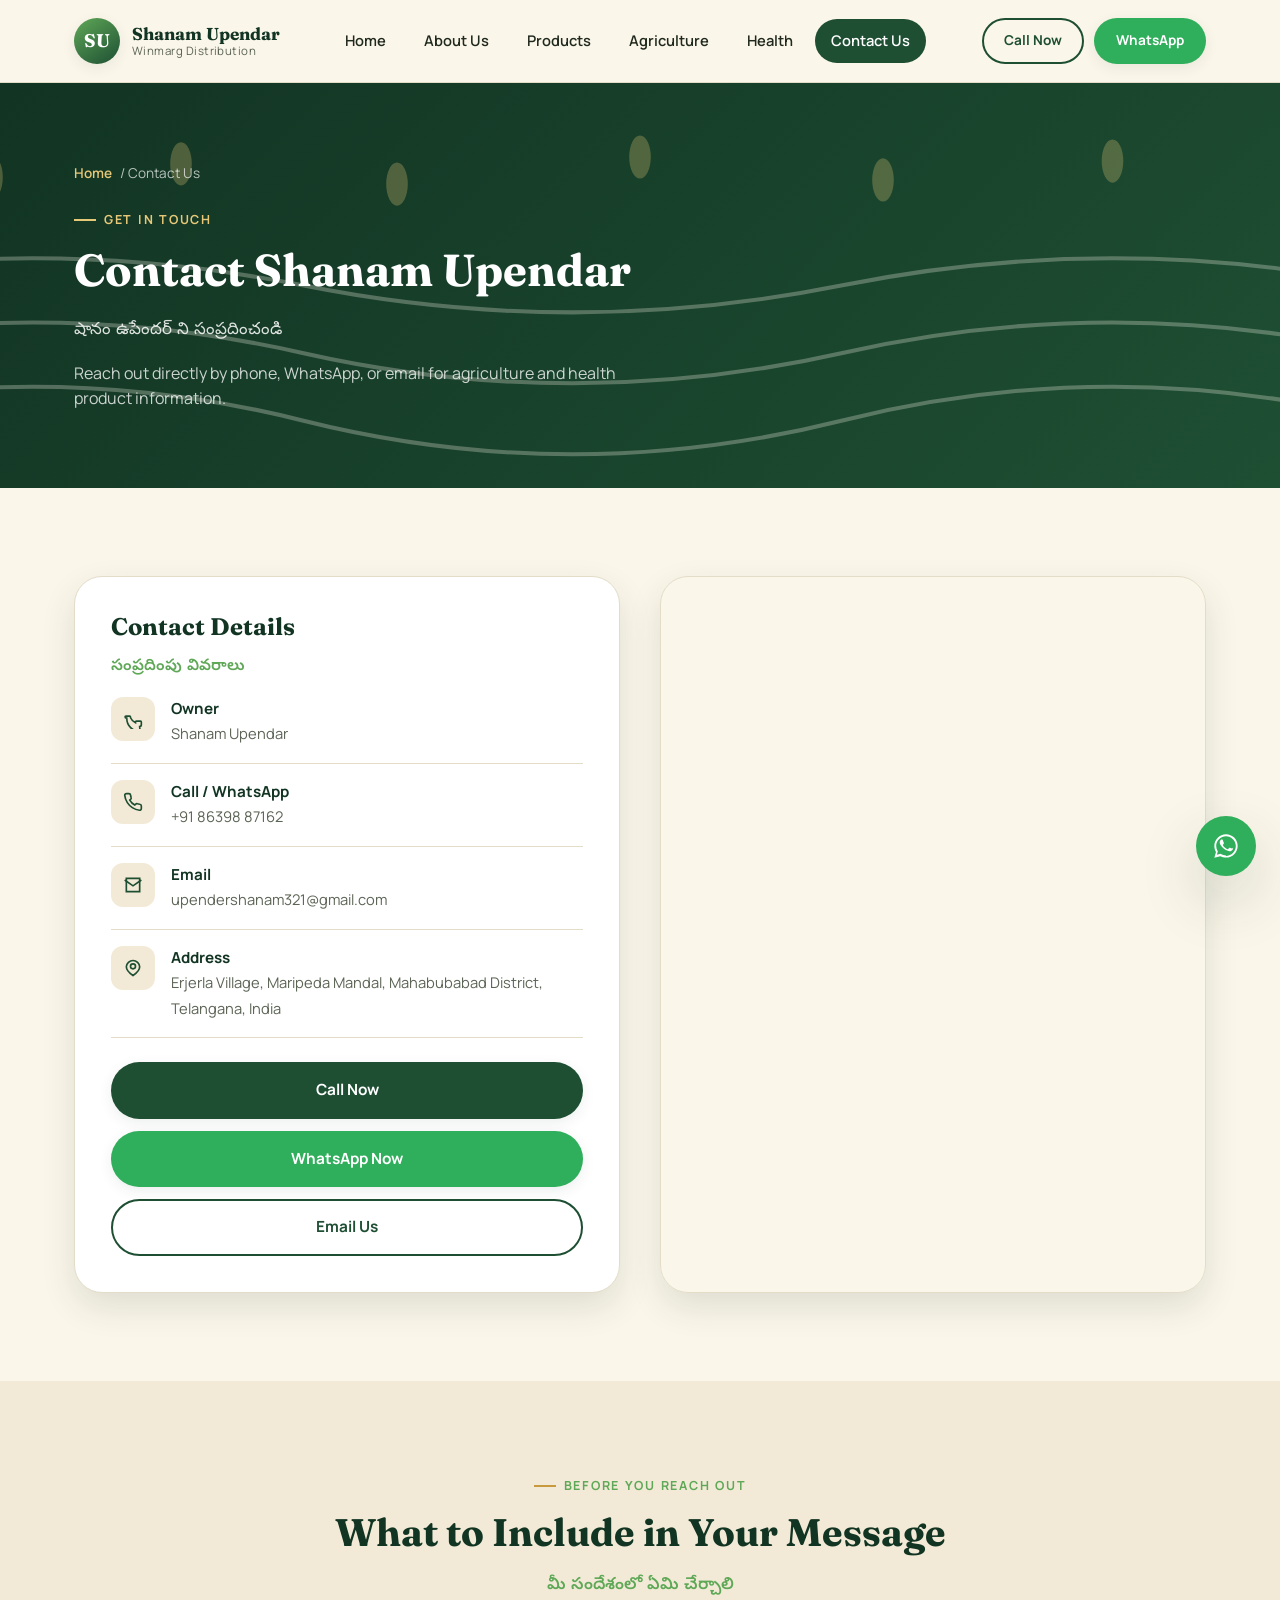
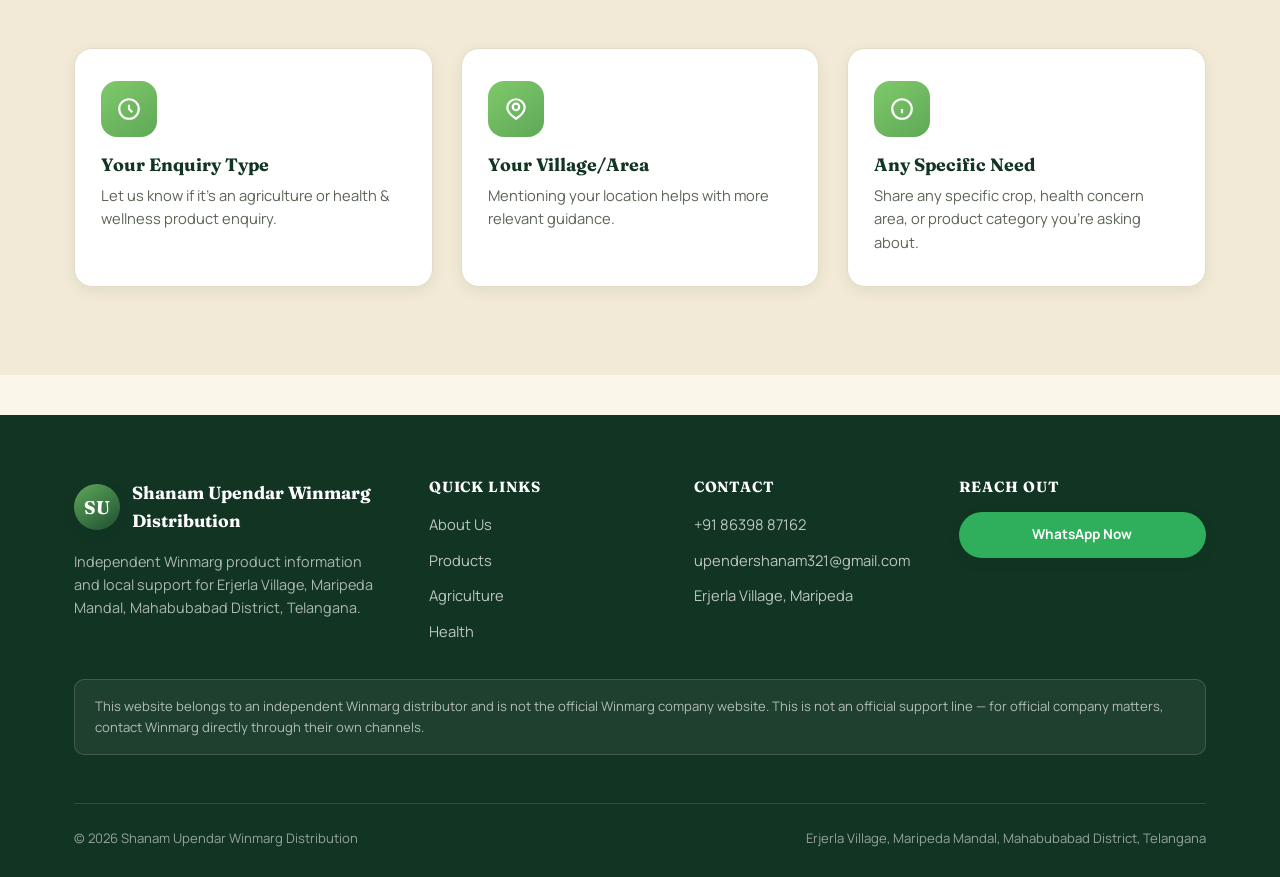
<file: contact.html>
<!DOCTYPE html>
<html lang="en">
<head>
<meta charset="UTF-8">
<meta name="viewport" content="width=device-width, initial-scale=1.0">
<title>Contact Us | Shanam Upendar Winmarg Distribution</title>
<meta name="description" content="Contact Shanam Upendar for Winmarg product information. Call, WhatsApp, or email. Erjerla Village, Maripeda Mandal, Mahabubabad District, Telangana.">
<link rel="preconnect" href="https://fonts.googleapis.com">
<link rel="preconnect" href="https://fonts.gstatic.com" crossorigin>
<link href="https://fonts.googleapis.com/css2?family=Fraunces:opsz,wght@9..144,500;9..144,600;9..144,700&family=Manrope:wght@400;500;600;700;800&family=Noto+Sans+Telugu:wght@500;600;700&display=swap" rel="stylesheet">
<link rel="stylesheet" href="css/style.css">
</head>
<body>

<header class="site-header">
  <div class="container nav">
    <a href="index.html" class="brand">
      <span class="brand-mark">SU</span>
      <span class="brand-text">
        <strong>Shanam Upendar</strong>
        <span>Winmarg Distribution</span>
      </span>
    </a>
    <nav class="nav-links" id="navLinks">
      <a href="index.html">Home</a>
      <a href="about.html">About Us</a>
      <a href="products.html">Products</a>
      <a href="agriculture.html">Agriculture</a>
      <a href="health.html">Health</a>
      <a href="contact.html" class="active">Contact Us</a>
    </nav>
    <div class="nav-cta">
      <a href="tel:+918639887162" class="btn btn-outline btn-sm">Call Now</a>
      <a href="https://wa.me/918639887162?text=Hello%20Shanam%20Upendar%2C%20I%20want%20details%20about%20Winmarg%20products." class="btn btn-whatsapp btn-sm" target="_blank" rel="noopener">WhatsApp</a>
    </div>
    <button class="nav-toggle" id="navToggle" aria-label="Toggle menu" aria-expanded="false"><span></span></button>
  </div>
</header>

<section class="page-hero">
  <div class="scene-strip" style="background-image:url('images/strip-agriculture.svg');background-size:cover;background-position:bottom;"></div>
  <div class="container">
    <div class="breadcrumb"><a href="index.html">Home</a> / Contact Us</div>
    <div class="eyebrow">Get in Touch</div>
    <h1>Contact Shanam Upendar</h1>
    <span class="te">షానం ఉపేందర్ ని సంప్రదించండి</span>
    <p>Reach out directly by phone, WhatsApp, or email for agriculture and health product information.</p>
  </div>
</section>

<section>
  <div class="container contact-grid">

    <div class="contact-card reveal">
      <h2>Contact Details</h2>
      <span class="te" style="color:var(--leaf);font-weight:600;">సంప్రదింపు వివరాలు</span>

      <div class="contact-row">
        <div class="ic"><svg viewBox="0 0 24 24" fill="none" stroke="currentColor" stroke-width="2"><path d="M20 21a2 2 0 0 0 2-2v-3.5a1 1 0 0 0-1-1H16a1 1 0 0 0-1 1v1a12 12 0 0 1-6-6v-1a1 1 0 0 0-1-1H3.5a1 1 0 0 0-1 1V9a2 2 0 0 0 2 2 16 16 0 0 0 16 16z"/></svg></div>
        <div>
          <strong>Owner</strong>
          <span>Shanam Upendar</span>
        </div>
      </div>

      <div class="contact-row">
        <div class="ic"><svg viewBox="0 0 24 24" fill="none" stroke="currentColor" stroke-width="2"><path d="M22 16.9v3a2 2 0 0 1-2.2 2 19.8 19.8 0 0 1-8.6-3.1 19.5 19.5 0 0 1-6-6 19.8 19.8 0 0 1-3.1-8.7A2 2 0 0 1 4.1 2h3a2 2 0 0 1 2 1.7c.1.9.3 1.8.6 2.7a2 2 0 0 1-.4 2.1L8.1 9.7a16 16 0 0 0 6 6l1.2-1.2a2 2 0 0 1 2.1-.4c.9.3 1.8.5 2.7.6a2 2 0 0 1 1.9 2z"/></svg></div>
        <div>
          <strong>Call / WhatsApp</strong>
          <a href="tel:+918639887162">+91 86398 87162</a>
        </div>
      </div>

      <div class="contact-row">
        <div class="ic"><svg viewBox="0 0 24 24" fill="none" stroke="currentColor" stroke-width="2"><path d="M4 4h16v16H4z"/><path d="M22 6l-10 7L2 6"/></svg></div>
        <div>
          <strong>Email</strong>
          <a href="mailto:upendershanam321@gmail.com">upendershanam321@gmail.com</a>
        </div>
      </div>

      <div class="contact-row">
        <div class="ic"><svg viewBox="0 0 24 24" fill="none" stroke="currentColor" stroke-width="2"><path d="M12 21c-4.4-3-8-6.5-8-10.5A8 8 0 0 1 12 3a8 8 0 0 1 8 7.5c0 4-3.6 7.5-8 10.5z"/><circle cx="12" cy="10" r="3"/></svg></div>
        <div>
          <strong>Address</strong>
          <span>Erjerla Village, Maripeda Mandal, Mahabubabad District, Telangana, India</span>
        </div>
      </div>

      <div class="contact-actions">
        <a href="tel:+918639887162" class="btn btn-primary btn-block">Call Now</a>
        <a href="https://wa.me/918639887162?text=Hello%20Shanam%20Upendar%2C%20I%20want%20details%20about%20Winmarg%20products." class="btn btn-whatsapp btn-block" target="_blank" rel="noopener">WhatsApp Now</a>
        <a href="mailto:upendershanam321@gmail.com" class="btn btn-outline btn-block">Email Us</a>
      </div>
    </div>

    <div class="reveal">
      <div class="map-frame">
        <iframe
          src="https://www.openstreetmap.org/export/embed.html?bbox=79.9%2C17.55%2C80.15%2C17.75&layer=mapnik"
          title="Map of Erjerla Village, Maripeda Mandal, Mahabubabad District, Telangana"
          loading="lazy">
        </iframe>
      </div>
    </div>

  </div>
</section>

<section style="background:var(--cream-deep);">
  <div class="container">
    <div class="section-head reveal">
      <div class="eyebrow">Before You Reach Out</div>
      <h2>What to Include in Your Message</h2>
      <span class="te">మీ సందేశంలో ఏమి చేర్చాలి</span>
    </div>
    <div class="grid-3">
      <div class="feature-card reveal">
        <div class="feature-icon"><svg viewBox="0 0 24 24" fill="none" stroke="currentColor" stroke-width="2"><circle cx="12" cy="12" r="9"/><path d="M12 8v4l3 3"/></svg></div>
        <h3>Your Enquiry Type</h3>
        <p>Let us know if it's an agriculture or health &amp; wellness product enquiry.</p>
      </div>
      <div class="feature-card reveal">
        <div class="feature-icon"><svg viewBox="0 0 24 24" fill="none" stroke="currentColor" stroke-width="2"><path d="M12 21c-4.4-3-8-6.5-8-10.5A8 8 0 0 1 12 3a8 8 0 0 1 8 7.5c0 4-3.6 7.5-8 10.5z"/><circle cx="12" cy="10" r="3"/></svg></div>
        <h3>Your Village/Area</h3>
        <p>Mentioning your location helps with more relevant guidance.</p>
      </div>
      <div class="feature-card reveal">
        <div class="feature-icon"><svg viewBox="0 0 24 24" fill="none" stroke="currentColor" stroke-width="2"><path d="M12 16v-4M12 8h.01"/><circle cx="12" cy="12" r="9"/></svg></div>
        <h3>Any Specific Need</h3>
        <p>Share any specific crop, health concern area, or product category you're asking about.</p>
      </div>
    </div>
  </div>
</section>

<footer class="site-footer">
  <div class="container">
    <div class="footer-grid">
      <div>
        <div class="footer-brand">
          <span class="brand-mark">SU</span>
          <strong>Shanam Upendar Winmarg Distribution</strong>
        </div>
        <p>Independent Winmarg product information and local support for Erjerla Village, Maripeda Mandal, Mahabubabad District, Telangana.</p>
      </div>
      <div>
        <h4>Quick Links</h4>
        <ul class="footer-links">
          <li><a href="about.html">About Us</a></li>
          <li><a href="products.html">Products</a></li>
          <li><a href="agriculture.html">Agriculture</a></li>
          <li><a href="health.html">Health</a></li>
        </ul>
      </div>
      <div>
        <h4>Contact</h4>
        <ul class="footer-links">
          <li><a href="tel:+918639887162">+91 86398 87162</a></li>
          <li><a href="mailto:upendershanam321@gmail.com">upendershanam321@gmail.com</a></li>
          <li><a href="contact.html">Erjerla Village, Maripeda</a></li>
        </ul>
      </div>
      <div>
        <h4>Reach Out</h4>
        <a href="https://wa.me/918639887162?text=Hello%20Shanam%20Upendar%2C%20I%20want%20details%20about%20Winmarg%20products." class="btn btn-whatsapp btn-block btn-sm" target="_blank" rel="noopener">WhatsApp Now</a>
      </div>
    </div>
    <div class="footer-disclaimer">
      This website belongs to an independent Winmarg distributor and is not the official Winmarg company website. This is not an official support line — for official company matters, contact Winmarg directly through their own channels.
    </div>
    <div class="footer-bottom">
      <span>© <span id="currentYear"></span> Shanam Upendar Winmarg Distribution</span>
      <span>Erjerla Village, Maripeda Mandal, Mahabubabad District, Telangana</span>
    </div>
  </div>
</footer>

<a href="https://wa.me/918639887162?text=Hello%20Shanam%20Upendar%2C%20I%20want%20details%20about%20Winmarg%20products." class="float-whatsapp" target="_blank" rel="noopener" aria-label="Chat on WhatsApp">
  <svg viewBox="0 0 24 24" fill="currentColor"><path d="M17.5 14.4c-.3-.1-1.7-.9-2-.9-.3-.1-.5-.1-.7.1-.2.3-.8.9-.9 1.1-.2.2-.3.2-.6.1-.3-.1-1.2-.5-2.3-1.5-.9-.8-1.4-1.7-1.6-2-.2-.3 0-.5.1-.6.1-.1.3-.3.4-.5.1-.1.2-.3.3-.5.1-.2 0-.4 0-.5C10.1 9 9.5 7.6 9.3 7c-.2-.5-.4-.5-.6-.5h-.5c-.2 0-.5.1-.7.3-.2.3-.9.9-.9 2.1s1 2.5 1.1 2.6c.1.2 2 3 4.8 4.2.7.3 1.2.5 1.6.6.7.2 1.3.2 1.8.1.5-.1 1.7-.7 1.9-1.4.2-.6.2-1.2.2-1.3-.1-.1-.3-.2-.6-.3z"/><path d="M12 2C6.5 2 2 6.5 2 12c0 1.9.5 3.6 1.4 5.1L2 22l5.1-1.3c1.4.8 3.1 1.2 4.9 1.2 5.5 0 10-4.5 10-10S17.5 2 12 2zm0 18.1c-1.6 0-3.1-.4-4.4-1.2l-.3-.2-3.1.8.8-3-.2-.3C4 14.9 3.6 13.5 3.6 12c0-4.6 3.8-8.4 8.4-8.4s8.4 3.8 8.4 8.4-3.8 8.5-8.4 8.5z"/></svg>
</a>

<script src="js/script.js"></script>
</body>
</html>
</file>
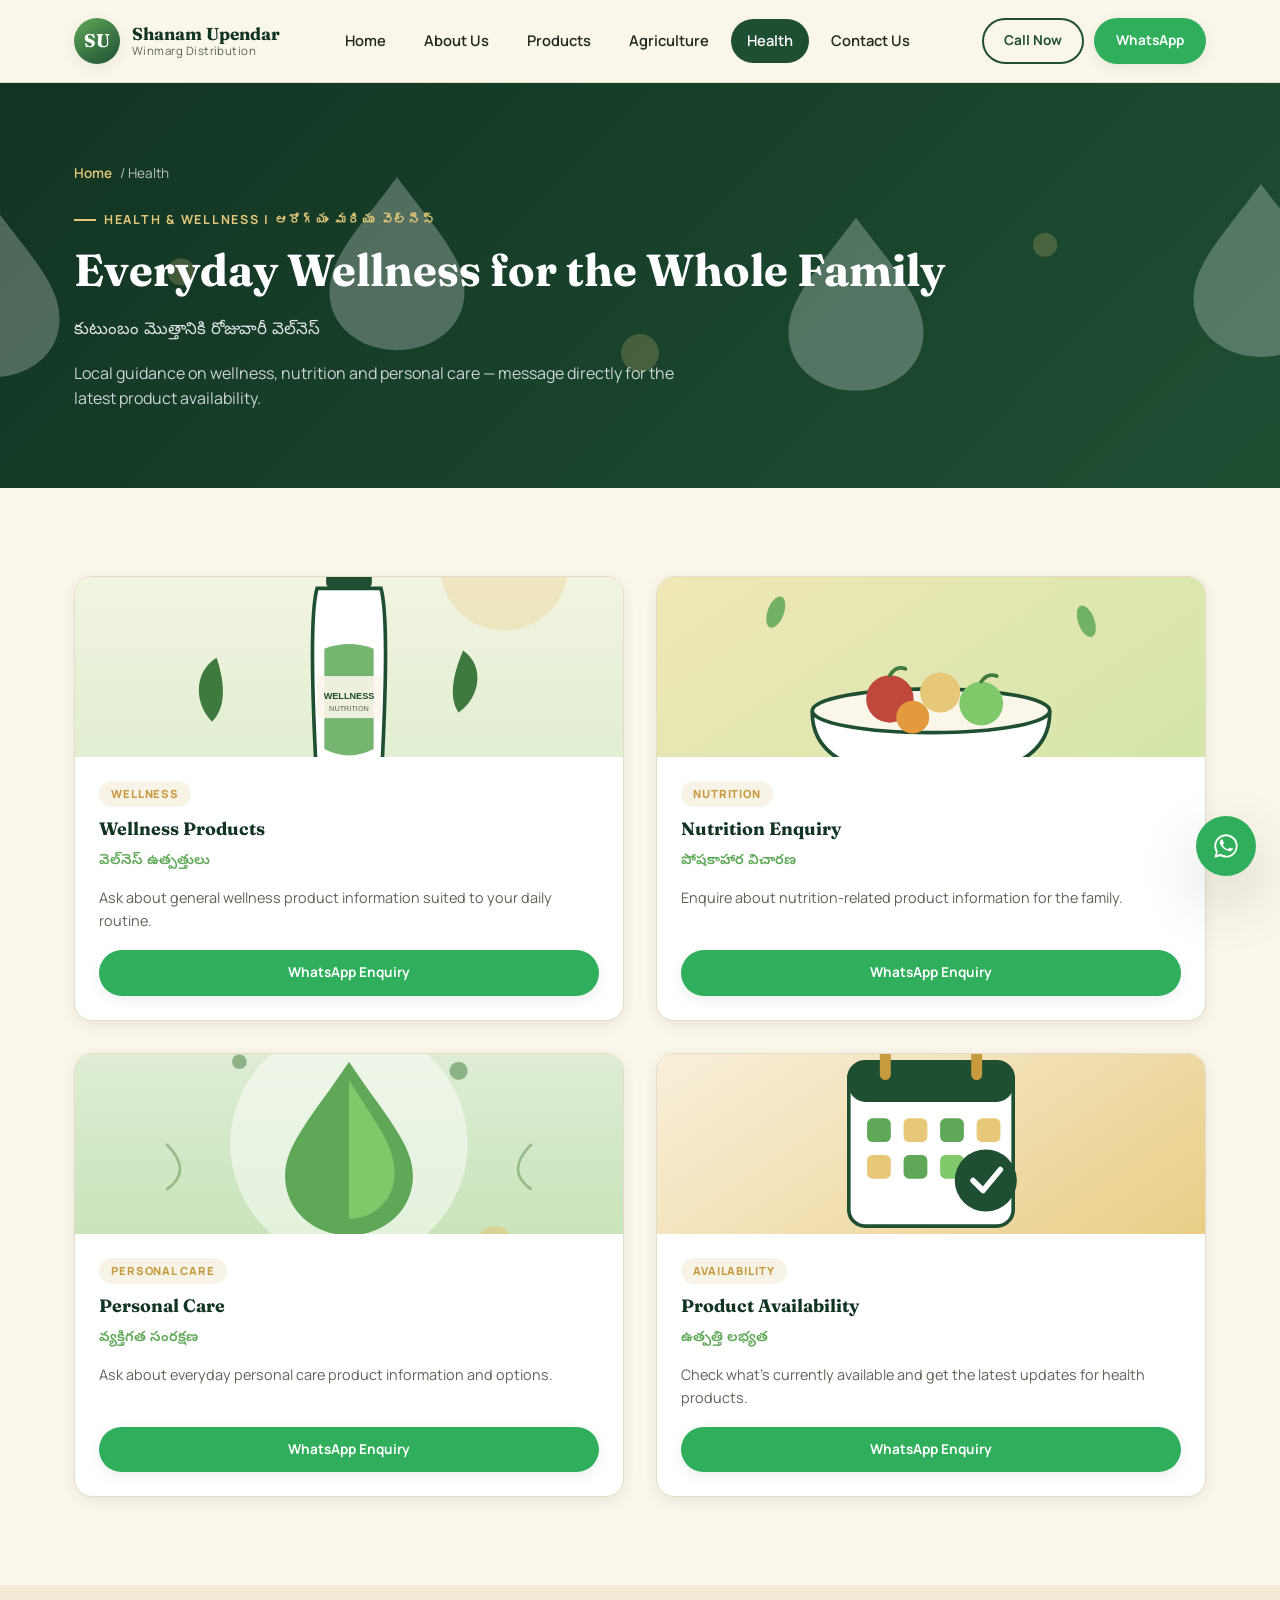
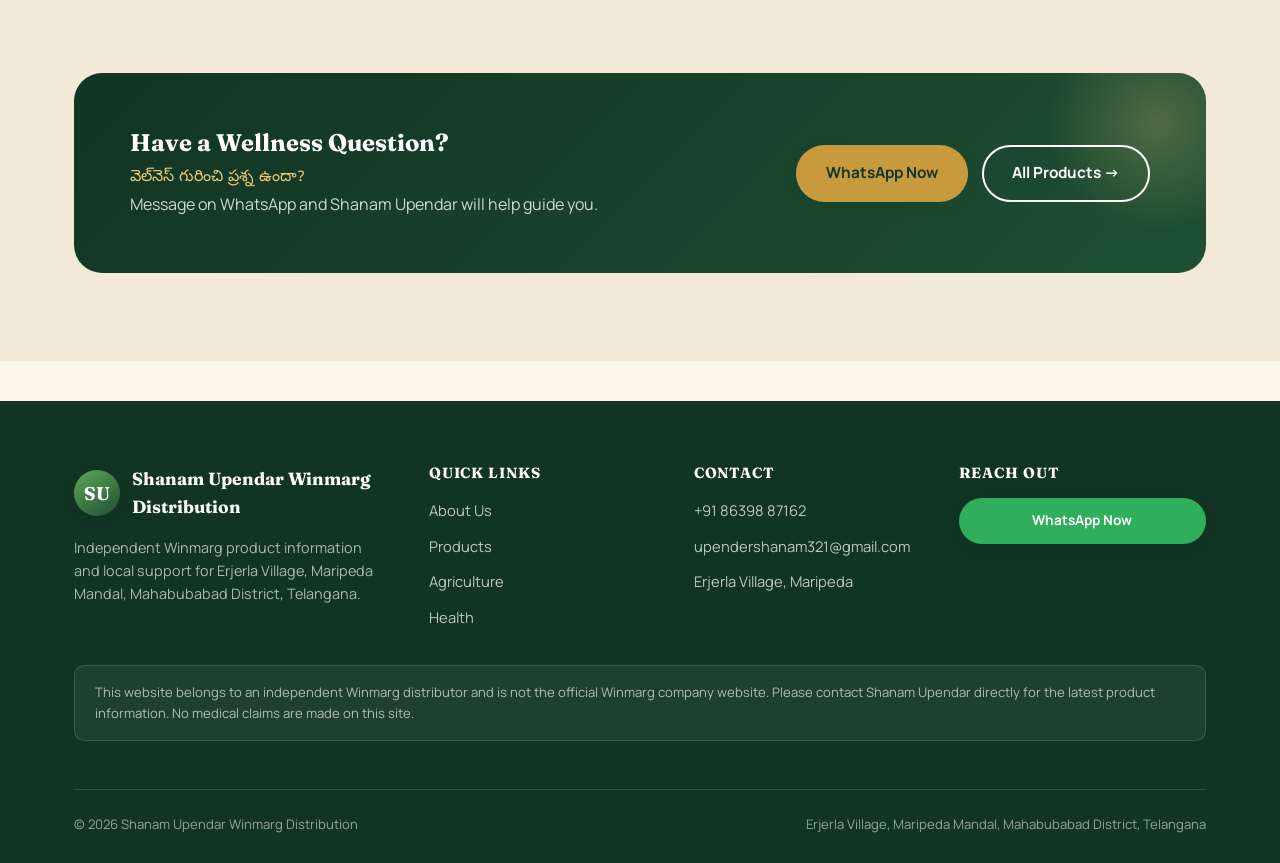
<file: health.html>
<!DOCTYPE html>
<html lang="en">
<head>
<meta charset="UTF-8">
<meta name="viewport" content="width=device-width, initial-scale=1.0">
<title>Health &amp; Wellness | Shanam Upendar Winmarg Distribution</title>
<meta name="description" content="Wellness, nutrition and personal care enquiry information from Shanam Upendar, Erjerla Village, Telangana.">
<link rel="preconnect" href="https://fonts.googleapis.com">
<link rel="preconnect" href="https://fonts.gstatic.com" crossorigin>
<link href="https://fonts.googleapis.com/css2?family=Fraunces:opsz,wght@9..144,500;9..144,600;9..144,700&family=Manrope:wght@400;500;600;700;800&family=Noto+Sans+Telugu:wght@500;600;700&display=swap" rel="stylesheet">
<link rel="stylesheet" href="css/style.css">
</head>
<body>

<header class="site-header">
  <div class="container nav">
    <a href="index.html" class="brand">
      <span class="brand-mark">SU</span>
      <span class="brand-text">
        <strong>Shanam Upendar</strong>
        <span>Winmarg Distribution</span>
      </span>
    </a>
    <nav class="nav-links" id="navLinks">
      <a href="index.html">Home</a>
      <a href="about.html">About Us</a>
      <a href="products.html">Products</a>
      <a href="agriculture.html">Agriculture</a>
      <a href="health.html" class="active">Health</a>
      <a href="contact.html">Contact Us</a>
    </nav>
    <div class="nav-cta">
      <a href="tel:+918639887162" class="btn btn-outline btn-sm">Call Now</a>
      <a href="https://wa.me/918639887162?text=Hello%20Shanam%20Upendar%2C%20I%20want%20details%20about%20Winmarg%20products." class="btn btn-whatsapp btn-sm" target="_blank" rel="noopener">WhatsApp</a>
    </div>
    <button class="nav-toggle" id="navToggle" aria-label="Toggle menu" aria-expanded="false"><span></span></button>
  </div>
</header>

<section class="page-hero">
  <div class="scene-strip" style="background-image:url('images/strip-health.svg');background-size:cover;background-position:bottom;"></div>
  <div class="container">
    <div class="breadcrumb"><a href="index.html">Home</a> / Health</div>
    <div class="eyebrow">Health &amp; Wellness | ఆరోగ్యం మరియు వెల్‌నెస్</div>
    <h1>Everyday Wellness for the Whole Family</h1>
    <span class="te">కుటుంబం మొత్తానికి రోజువారీ వెల్‌నెస్</span>
    <p>Local guidance on wellness, nutrition and personal care — message directly for the latest product availability.</p>
  </div>
</section>

<section>
  <div class="container">
    <div class="grid-2">

      <div class="product-card reveal">
        <div class="product-media"><div class="scene" style="background-image:url('images/scene-wellness-bottle.svg');"></div></div>
        <div class="product-body">
          <span class="tag">Wellness</span>
          <h3>Wellness Products</h3>
          <span class="te">వెల్‌నెస్ ఉత్పత్తులు</span>
          <p>Ask about general wellness product information suited to your daily routine.</p>
          <a href="https://wa.me/918639887162?text=Hello%20Shanam%20Upendar%2C%20I%20want%20wellness%20product%20information." class="btn btn-whatsapp btn-block btn-sm" target="_blank" rel="noopener">WhatsApp Enquiry</a>
        </div>
      </div>

      <div class="product-card reveal">
        <div class="product-media"><div class="scene" style="background-image:url('images/scene-nutrition-bowl.svg');"></div></div>
        <div class="product-body">
          <span class="tag">Nutrition</span>
          <h3>Nutrition Enquiry</h3>
          <span class="te">పోషకాహార విచారణ</span>
          <p>Enquire about nutrition-related product information for the family.</p>
          <a href="https://wa.me/918639887162?text=Hello%20Shanam%20Upendar%2C%20I%20want%20nutrition%20product%20information." class="btn btn-whatsapp btn-block btn-sm" target="_blank" rel="noopener">WhatsApp Enquiry</a>
        </div>
      </div>

      <div class="product-card reveal">
        <div class="product-media"><div class="scene" style="background-image:url('images/scene-personal-care.svg');"></div></div>
        <div class="product-body">
          <span class="tag">Personal Care</span>
          <h3>Personal Care</h3>
          <span class="te">వ్యక్తిగత సంరక్షణ</span>
          <p>Ask about everyday personal care product information and options.</p>
          <a href="https://wa.me/918639887162?text=Hello%20Shanam%20Upendar%2C%20I%20want%20personal%20care%20product%20information." class="btn btn-whatsapp btn-block btn-sm" target="_blank" rel="noopener">WhatsApp Enquiry</a>
        </div>
      </div>

      <div class="product-card reveal">
        <div class="product-media"><div class="scene" style="background-image:url('images/scene-availability.svg');"></div></div>
        <div class="product-body">
          <span class="tag">Availability</span>
          <h3>Product Availability</h3>
          <span class="te">ఉత్పత్తి లభ్యత</span>
          <p>Check what's currently available and get the latest updates for health products.</p>
          <a href="https://wa.me/918639887162?text=Hello%20Shanam%20Upendar%2C%20I%20want%20to%20check%20health%20product%20availability." class="btn btn-whatsapp btn-block btn-sm" target="_blank" rel="noopener">WhatsApp Enquiry</a>
        </div>
      </div>

    </div>
  </div>
</section>

<section style="background:var(--cream-deep);">
  <div class="container">
    <div class="cta-band reveal" style="background:linear-gradient(135deg,var(--forest-deep),var(--forest));">
      <div>
        <h2>Have a Wellness Question?</h2>
        <span class="te">వెల్‌నెస్ గురించి ప్రశ్న ఉందా?</span>
        <p>Message on WhatsApp and Shanam Upendar will help guide you.</p>
      </div>
      <div class="cta-actions">
        <a href="https://wa.me/918639887162?text=Hello%20Shanam%20Upendar%2C%20I%20want%20details%20about%20Winmarg%20health%20products." class="btn btn-gold" target="_blank" rel="noopener">WhatsApp Now</a>
        <a href="products.html" class="btn btn-outline" style="border-color:var(--white);color:var(--white);">All Products →</a>
      </div>
    </div>
  </div>
</section>

<footer class="site-footer">
  <div class="container">
    <div class="footer-grid">
      <div>
        <div class="footer-brand">
          <span class="brand-mark">SU</span>
          <strong>Shanam Upendar Winmarg Distribution</strong>
        </div>
        <p>Independent Winmarg product information and local support for Erjerla Village, Maripeda Mandal, Mahabubabad District, Telangana.</p>
      </div>
      <div>
        <h4>Quick Links</h4>
        <ul class="footer-links">
          <li><a href="about.html">About Us</a></li>
          <li><a href="products.html">Products</a></li>
          <li><a href="agriculture.html">Agriculture</a></li>
          <li><a href="health.html">Health</a></li>
        </ul>
      </div>
      <div>
        <h4>Contact</h4>
        <ul class="footer-links">
          <li><a href="tel:+918639887162">+91 86398 87162</a></li>
          <li><a href="mailto:upendershanam321@gmail.com">upendershanam321@gmail.com</a></li>
          <li><a href="contact.html">Erjerla Village, Maripeda</a></li>
        </ul>
      </div>
      <div>
        <h4>Reach Out</h4>
        <a href="https://wa.me/918639887162?text=Hello%20Shanam%20Upendar%2C%20I%20want%20details%20about%20Winmarg%20products." class="btn btn-whatsapp btn-block btn-sm" target="_blank" rel="noopener">WhatsApp Now</a>
      </div>
    </div>
    <div class="footer-disclaimer">
      This website belongs to an independent Winmarg distributor and is not the official Winmarg company website. Please contact Shanam Upendar directly for the latest product information. No medical claims are made on this site.
    </div>
    <div class="footer-bottom">
      <span>© <span id="currentYear"></span> Shanam Upendar Winmarg Distribution</span>
      <span>Erjerla Village, Maripeda Mandal, Mahabubabad District, Telangana</span>
    </div>
  </div>
</footer>

<a href="https://wa.me/918639887162?text=Hello%20Shanam%20Upendar%2C%20I%20want%20details%20about%20Winmarg%20products." class="float-whatsapp" target="_blank" rel="noopener" aria-label="Chat on WhatsApp">
  <svg viewBox="0 0 24 24" fill="currentColor"><path d="M17.5 14.4c-.3-.1-1.7-.9-2-.9-.3-.1-.5-.1-.7.1-.2.3-.8.9-.9 1.1-.2.2-.3.2-.6.1-.3-.1-1.2-.5-2.3-1.5-.9-.8-1.4-1.7-1.6-2-.2-.3 0-.5.1-.6.1-.1.3-.3.4-.5.1-.1.2-.3.3-.5.1-.2 0-.4 0-.5C10.1 9 9.5 7.6 9.3 7c-.2-.5-.4-.5-.6-.5h-.5c-.2 0-.5.1-.7.3-.2.3-.9.9-.9 2.1s1 2.5 1.1 2.6c.1.2 2 3 4.8 4.2.7.3 1.2.5 1.6.6.7.2 1.3.2 1.8.1.5-.1 1.7-.7 1.9-1.4.2-.6.2-1.2.2-1.3-.1-.1-.3-.2-.6-.3z"/><path d="M12 2C6.5 2 2 6.5 2 12c0 1.9.5 3.6 1.4 5.1L2 22l5.1-1.3c1.4.8 3.1 1.2 4.9 1.2 5.5 0 10-4.5 10-10S17.5 2 12 2zm0 18.1c-1.6 0-3.1-.4-4.4-1.2l-.3-.2-3.1.8.8-3-.2-.3C4 14.9 3.6 13.5 3.6 12c0-4.6 3.8-8.4 8.4-8.4s8.4 3.8 8.4 8.4-3.8 8.5-8.4 8.5z"/></svg>
</a>

<script src="js/script.js"></script>
</body>
</html>
</file>
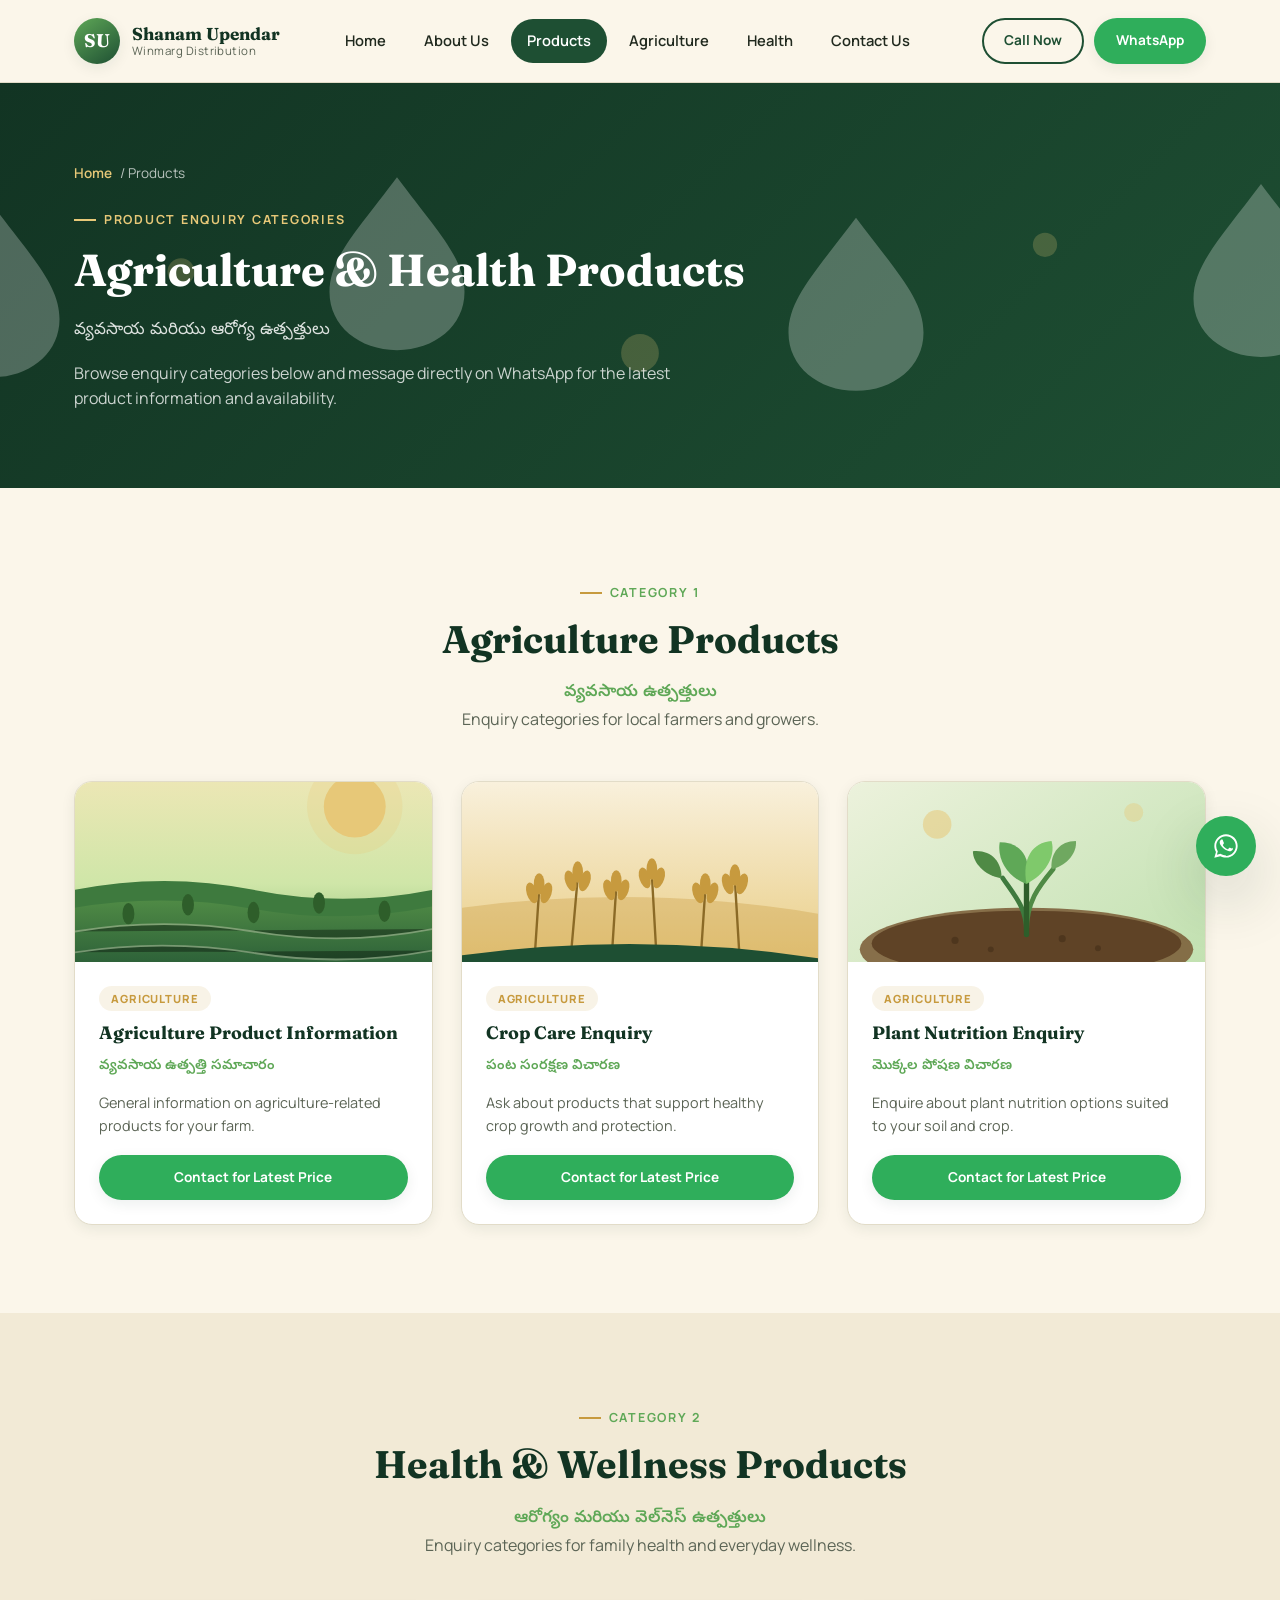
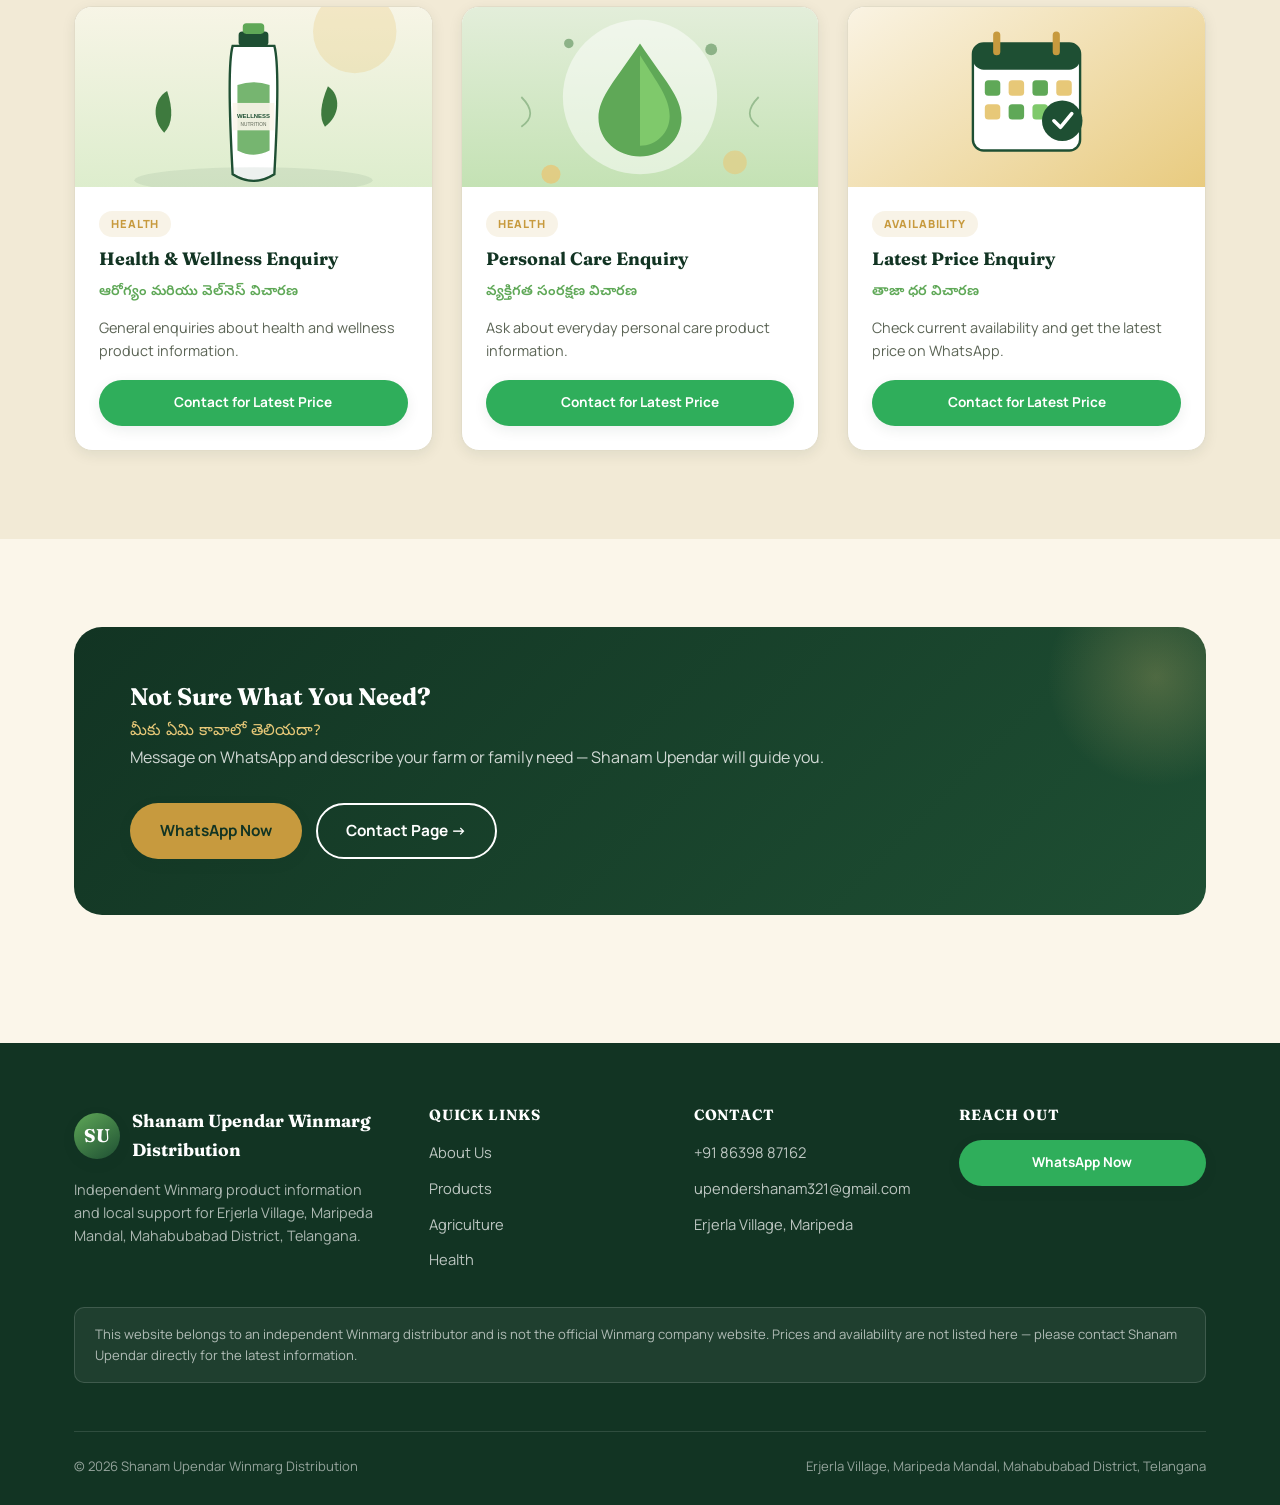
<file: products.html>
<!DOCTYPE html>
<html lang="en">
<head>
<meta charset="UTF-8">
<meta name="viewport" content="width=device-width, initial-scale=1.0">
<title>Products | Shanam Upendar Winmarg Distribution</title>
<meta name="description" content="Agriculture and Health & Wellness product enquiry categories from Shanam Upendar, Erjerla Village. Message on WhatsApp for the latest information.">
<link rel="preconnect" href="https://fonts.googleapis.com">
<link rel="preconnect" href="https://fonts.gstatic.com" crossorigin>
<link href="https://fonts.googleapis.com/css2?family=Fraunces:opsz,wght@9..144,500;9..144,600;9..144,700&family=Manrope:wght@400;500;600;700;800&family=Noto+Sans+Telugu:wght@500;600;700&display=swap" rel="stylesheet">
<link rel="stylesheet" href="css/style.css">
</head>
<body>

<header class="site-header">
  <div class="container nav">
    <a href="index.html" class="brand">
      <span class="brand-mark">SU</span>
      <span class="brand-text">
        <strong>Shanam Upendar</strong>
        <span>Winmarg Distribution</span>
      </span>
    </a>
    <nav class="nav-links" id="navLinks">
      <a href="index.html">Home</a>
      <a href="about.html">About Us</a>
      <a href="products.html" class="active">Products</a>
      <a href="agriculture.html">Agriculture</a>
      <a href="health.html">Health</a>
      <a href="contact.html">Contact Us</a>
    </nav>
    <div class="nav-cta">
      <a href="tel:+918639887162" class="btn btn-outline btn-sm">Call Now</a>
      <a href="https://wa.me/918639887162?text=Hello%20Shanam%20Upendar%2C%20I%20want%20details%20about%20Winmarg%20products." class="btn btn-whatsapp btn-sm" target="_blank" rel="noopener">WhatsApp</a>
    </div>
    <button class="nav-toggle" id="navToggle" aria-label="Toggle menu" aria-expanded="false"><span></span></button>
  </div>
</header>

<section class="page-hero">
  <div class="scene-strip" style="background-image:url('images/strip-health.svg');background-size:cover;background-position:bottom;"></div>
  <div class="container">
    <div class="breadcrumb"><a href="index.html">Home</a> / Products</div>
    <div class="eyebrow">Product Enquiry Categories</div>
    <h1>Agriculture &amp; Health Products</h1>
    <span class="te">వ్యవసాయ మరియు ఆరోగ్య ఉత్పత్తులు</span>
    <p>Browse enquiry categories below and message directly on WhatsApp for the latest product information and availability.</p>
  </div>
</section>

<!-- AGRICULTURE PRODUCTS -->
<section>
  <div class="container">
    <div class="section-head reveal">
      <div class="eyebrow">Category 1</div>
      <h2>Agriculture Products</h2>
      <span class="te">వ్యవసాయ ఉత్పత్తులు</span>
      <p>Enquiry categories for local farmers and growers.</p>
    </div>
    <div class="grid-3">
      <div class="product-card reveal">
        <div class="product-media"><div class="scene" style="background-image:url('images/scene-field-sunrise.svg');"></div></div>
        <div class="product-body">
          <span class="tag">Agriculture</span>
          <h3>Agriculture Product Information</h3>
          <span class="te">వ్యవసాయ ఉత్పత్తి సమాచారం</span>
          <p>General information on agriculture-related products for your farm.</p>
          <a href="https://wa.me/918639887162?text=Hello%20Shanam%20Upendar%2C%20I%20want%20agriculture%20product%20information." class="btn btn-whatsapp btn-block btn-sm" target="_blank" rel="noopener">Contact for Latest Price</a>
        </div>
      </div>
      <div class="product-card reveal">
        <div class="product-media"><div class="scene" style="background-image:url('images/scene-grain.svg');"></div></div>
        <div class="product-body">
          <span class="tag">Agriculture</span>
          <h3>Crop Care Enquiry</h3>
          <span class="te">పంట సంరక్షణ విచారణ</span>
          <p>Ask about products that support healthy crop growth and protection.</p>
          <a href="https://wa.me/918639887162?text=Hello%20Shanam%20Upendar%2C%20I%20want%20crop%20care%20product%20information." class="btn btn-whatsapp btn-block btn-sm" target="_blank" rel="noopener">Contact for Latest Price</a>
        </div>
      </div>
      <div class="product-card reveal">
        <div class="product-media"><div class="scene" style="background-image:url('images/scene-seedling.svg');"></div></div>
        <div class="product-body">
          <span class="tag">Agriculture</span>
          <h3>Plant Nutrition Enquiry</h3>
          <span class="te">మొక్కల పోషణ విచారణ</span>
          <p>Enquire about plant nutrition options suited to your soil and crop.</p>
          <a href="https://wa.me/918639887162?text=Hello%20Shanam%20Upendar%2C%20I%20want%20plant%20nutrition%20product%20information." class="btn btn-whatsapp btn-block btn-sm" target="_blank" rel="noopener">Contact for Latest Price</a>
        </div>
      </div>
    </div>
  </div>
</section>

<!-- HEALTH PRODUCTS -->
<section style="background:var(--cream-deep);">
  <div class="container">
    <div class="section-head reveal">
      <div class="eyebrow">Category 2</div>
      <h2>Health &amp; Wellness Products</h2>
      <span class="te">ఆరోగ్యం మరియు వెల్‌నెస్ ఉత్పత్తులు</span>
      <p>Enquiry categories for family health and everyday wellness.</p>
    </div>
    <div class="grid-3">
      <div class="product-card reveal">
        <div class="product-media"><div class="scene" style="background-image:url('images/scene-wellness-bottle.svg');"></div></div>
        <div class="product-body">
          <span class="tag">Health</span>
          <h3>Health &amp; Wellness Enquiry</h3>
          <span class="te">ఆరోగ్యం మరియు వెల్‌నెస్ విచారణ</span>
          <p>General enquiries about health and wellness product information.</p>
          <a href="https://wa.me/918639887162?text=Hello%20Shanam%20Upendar%2C%20I%20want%20health%20and%20wellness%20product%20information." class="btn btn-whatsapp btn-block btn-sm" target="_blank" rel="noopener">Contact for Latest Price</a>
        </div>
      </div>
      <div class="product-card reveal">
        <div class="product-media"><div class="scene" style="background-image:url('images/scene-personal-care.svg');"></div></div>
        <div class="product-body">
          <span class="tag">Health</span>
          <h3>Personal Care Enquiry</h3>
          <span class="te">వ్యక్తిగత సంరక్షణ విచారణ</span>
          <p>Ask about everyday personal care product information.</p>
          <a href="https://wa.me/918639887162?text=Hello%20Shanam%20Upendar%2C%20I%20want%20personal%20care%20product%20information." class="btn btn-whatsapp btn-block btn-sm" target="_blank" rel="noopener">Contact for Latest Price</a>
        </div>
      </div>
      <div class="product-card reveal">
        <div class="product-media"><div class="scene" style="background-image:url('images/scene-availability.svg');"></div></div>
        <div class="product-body">
          <span class="tag">Availability</span>
          <h3>Latest Price Enquiry</h3>
          <span class="te">తాజా ధర విచారణ</span>
          <p>Check current availability and get the latest price on WhatsApp.</p>
          <a href="https://wa.me/918639887162?text=Hello%20Shanam%20Upendar%2C%20I%20want%20the%20latest%20price%20and%20availability%20information." class="btn btn-whatsapp btn-block btn-sm" target="_blank" rel="noopener">Contact for Latest Price</a>
        </div>
      </div>
    </div>
  </div>
</section>

<section>
  <div class="container">
    <div class="cta-band reveal">
      <div>
        <h2>Not Sure What You Need?</h2>
        <span class="te">మీకు ఏమి కావాలో తెలియదా?</span>
        <p>Message on WhatsApp and describe your farm or family need — Shanam Upendar will guide you.</p>
      </div>
      <div class="cta-actions">
        <a href="https://wa.me/918639887162?text=Hello%20Shanam%20Upendar%2C%20I%20want%20details%20about%20Winmarg%20products." class="btn btn-gold" target="_blank" rel="noopener">WhatsApp Now</a>
        <a href="contact.html" class="btn btn-outline" style="border-color:var(--white);color:var(--white);">Contact Page →</a>
      </div>
    </div>
  </div>
</section>

<footer class="site-footer">
  <div class="container">
    <div class="footer-grid">
      <div>
        <div class="footer-brand">
          <span class="brand-mark">SU</span>
          <strong>Shanam Upendar Winmarg Distribution</strong>
        </div>
        <p>Independent Winmarg product information and local support for Erjerla Village, Maripeda Mandal, Mahabubabad District, Telangana.</p>
      </div>
      <div>
        <h4>Quick Links</h4>
        <ul class="footer-links">
          <li><a href="about.html">About Us</a></li>
          <li><a href="products.html">Products</a></li>
          <li><a href="agriculture.html">Agriculture</a></li>
          <li><a href="health.html">Health</a></li>
        </ul>
      </div>
      <div>
        <h4>Contact</h4>
        <ul class="footer-links">
          <li><a href="tel:+918639887162">+91 86398 87162</a></li>
          <li><a href="mailto:upendershanam321@gmail.com">upendershanam321@gmail.com</a></li>
          <li><a href="contact.html">Erjerla Village, Maripeda</a></li>
        </ul>
      </div>
      <div>
        <h4>Reach Out</h4>
        <a href="https://wa.me/918639887162?text=Hello%20Shanam%20Upendar%2C%20I%20want%20details%20about%20Winmarg%20products." class="btn btn-whatsapp btn-block btn-sm" target="_blank" rel="noopener">WhatsApp Now</a>
      </div>
    </div>
    <div class="footer-disclaimer">
      This website belongs to an independent Winmarg distributor and is not the official Winmarg company website. Prices and availability are not listed here — please contact Shanam Upendar directly for the latest information.
    </div>
    <div class="footer-bottom">
      <span>© <span id="currentYear"></span> Shanam Upendar Winmarg Distribution</span>
      <span>Erjerla Village, Maripeda Mandal, Mahabubabad District, Telangana</span>
    </div>
  </div>
</footer>

<a href="https://wa.me/918639887162?text=Hello%20Shanam%20Upendar%2C%20I%20want%20details%20about%20Winmarg%20products." class="float-whatsapp" target="_blank" rel="noopener" aria-label="Chat on WhatsApp">
  <svg viewBox="0 0 24 24" fill="currentColor"><path d="M17.5 14.4c-.3-.1-1.7-.9-2-.9-.3-.1-.5-.1-.7.1-.2.3-.8.9-.9 1.1-.2.2-.3.2-.6.1-.3-.1-1.2-.5-2.3-1.5-.9-.8-1.4-1.7-1.6-2-.2-.3 0-.5.1-.6.1-.1.3-.3.4-.5.1-.1.2-.3.3-.5.1-.2 0-.4 0-.5C10.1 9 9.5 7.6 9.3 7c-.2-.5-.4-.5-.6-.5h-.5c-.2 0-.5.1-.7.3-.2.3-.9.9-.9 2.1s1 2.5 1.1 2.6c.1.2 2 3 4.8 4.2.7.3 1.2.5 1.6.6.7.2 1.3.2 1.8.1.5-.1 1.7-.7 1.9-1.4.2-.6.2-1.2.2-1.3-.1-.1-.3-.2-.6-.3z"/><path d="M12 2C6.5 2 2 6.5 2 12c0 1.9.5 3.6 1.4 5.1L2 22l5.1-1.3c1.4.8 3.1 1.2 4.9 1.2 5.5 0 10-4.5 10-10S17.5 2 12 2zm0 18.1c-1.6 0-3.1-.4-4.4-1.2l-.3-.2-3.1.8.8-3-.2-.3C4 14.9 3.6 13.5 3.6 12c0-4.6 3.8-8.4 8.4-8.4s8.4 3.8 8.4 8.4-3.8 8.5-8.4 8.5z"/></svg>
</a>

<script src="js/script.js"></script>
</body>
</html>
</file>
<file: css/style.css>
/* ==========================================================================
   Shanam Upendar Winmarg Distribution — Stylesheet
   Palette: Forest green, leaf green, cream, warm gold
   Display: Fraunces | Body: Manrope | Telugu: Noto Sans Telugu
   ========================================================================== */

:root{
  --forest:#1E4F33;
  --forest-deep:#123423;
  --leaf:#5FA857;
  --leaf-bright:#7FC96B;
  --gold:#C79A3E;
  --gold-soft:#E7C878;
  --cream:#FBF6EA;
  --cream-deep:#F2EAD6;
  --white:#FFFFFF;
  --ink:#20291E;
  --ink-muted:#5B6455;
  --line:#E2DCC8;

  --font-display:'Fraunces', serif;
  --font-body:'Manrope', sans-serif;
  --font-te:'Noto Sans Telugu', sans-serif;

  --radius-sm:10px;
  --radius-md:18px;
  --radius-lg:28px;
  --shadow-sm:0 4px 14px rgba(18,52,35,0.08);
  --shadow-md:0 14px 34px rgba(18,52,35,0.12);
  --shadow-lg:0 24px 60px rgba(18,52,35,0.18);
  --container:1180px;
}

*,*::before,*::after{box-sizing:border-box;}
html{scroll-behavior:smooth;}
body{
  margin:0;
  font-family:var(--font-body);
  color:var(--ink);
  background:var(--cream);
  line-height:1.6;
  -webkit-font-smoothing:antialiased;
}
img{max-width:100%;display:block;}
a{color:inherit;text-decoration:none;}
ul{margin:0;padding:0;list-style:none;}
h1,h2,h3,h4{font-family:var(--font-display);margin:0 0 .5em;color:var(--forest-deep);line-height:1.15;}
p{margin:0 0 1em;}
.te{font-family:var(--font-te);}
.container{max-width:var(--container);margin:0 auto;padding:0 24px;}
section{padding:88px 0;}
@media (max-width:720px){section{padding:56px 0;}}

.eyebrow{
  display:inline-flex;align-items:center;gap:8px;
  font-family:var(--font-body);font-weight:700;font-size:.78rem;
  letter-spacing:.14em;text-transform:uppercase;color:var(--leaf);
  margin-bottom:14px;
}
.eyebrow::before{content:"";width:22px;height:2px;background:var(--gold);display:inline-block;}

.section-head{max-width:680px;margin:0 auto 48px;text-align:center;}
.section-head h2{font-size:clamp(1.7rem,3vw,2.5rem);}
.section-head .te{display:block;color:var(--leaf);font-size:1.05rem;margin-top:6px;font-weight:600;}
.section-head p{color:var(--ink-muted);}

/* Buttons */
.btn{
  display:inline-flex;align-items:center;justify-content:center;gap:10px;
  padding:14px 28px;border-radius:999px;font-weight:700;font-size:.96rem;
  border:2px solid transparent;cursor:pointer;transition:transform .25s ease,box-shadow .25s ease,background .25s ease,color .25s ease;
  white-space:nowrap;
}
.btn svg{width:18px;height:18px;flex-shrink:0;}
.btn-primary{background:var(--forest);color:var(--white);box-shadow:var(--shadow-sm);}
.btn-primary:hover{background:var(--forest-deep);transform:translateY(-3px);box-shadow:var(--shadow-md);}
.btn-whatsapp{background:#2FAE5B;color:var(--white);box-shadow:var(--shadow-sm);}
.btn-whatsapp:hover{background:#268F4A;transform:translateY(-3px);box-shadow:var(--shadow-md);}
.btn-outline{background:transparent;border-color:var(--forest);color:var(--forest);}
.btn-outline:hover{background:var(--forest);color:var(--white);transform:translateY(-3px);}
.btn-gold{background:var(--gold);color:var(--forest-deep);box-shadow:var(--shadow-sm);}
.btn-gold:hover{background:var(--gold-soft);transform:translateY(-3px);}
.btn-block{width:100%;}
.btn-sm{padding:10px 20px;font-size:.85rem;}

/* ================= HEADER / NAV ================= */
.site-header{
  position:sticky;top:0;z-index:1000;
  background:rgba(251,246,234,0.92);
  backdrop-filter:blur(10px);
  border-bottom:1px solid var(--line);
}
.nav{display:flex;align-items:center;justify-content:space-between;height:82px;}
.brand{display:flex;align-items:center;gap:12px;}
.brand-mark{
  width:46px;height:46px;border-radius:50%;
  background:linear-gradient(145deg,var(--leaf),var(--forest));
  display:flex;align-items:center;justify-content:center;
  color:var(--white);font-family:var(--font-display);font-weight:700;font-size:1.15rem;
  box-shadow:var(--shadow-sm);
  flex-shrink:0;
}
.brand-text{display:flex;flex-direction:column;line-height:1.2;}
.brand-text strong{font-family:var(--font-display);font-size:1.08rem;color:var(--forest-deep);}
.brand-text span{font-size:.72rem;color:var(--ink-muted);letter-spacing:.04em;}

.nav-links{display:flex;align-items:center;gap:6px;}
.nav-links a{
  padding:10px 16px;border-radius:999px;font-weight:600;font-size:.92rem;
  color:var(--ink);transition:background .2s ease,color .2s ease;
}
.nav-links a:hover{background:var(--cream-deep);}
.nav-links a.active{background:var(--forest);color:var(--white);}
.nav-cta{display:flex;align-items:center;gap:10px;margin-left:8px;}

.nav-toggle{
  display:none;background:none;border:none;cursor:pointer;
  width:44px;height:44px;border-radius:50%;
  align-items:center;justify-content:center;
}
.nav-toggle span{display:block;width:22px;height:2px;background:var(--forest-deep);position:relative;transition:.3s;}
.nav-toggle span::before,.nav-toggle span::after{
  content:"";position:absolute;left:0;width:22px;height:2px;background:var(--forest-deep);transition:.3s;
}
.nav-toggle span::before{top:-7px;}
.nav-toggle span::after{top:7px;}
.nav-toggle.open span{background:transparent;}
.nav-toggle.open span::before{transform:rotate(45deg);top:0;}
.nav-toggle.open span::after{transform:rotate(-45deg);top:0;}

@media (max-width:960px){
  .nav-cta .btn-outline{display:none;}
  .nav-links{
    position:fixed;top:82px;left:0;right:0;bottom:0;
    background:var(--cream);flex-direction:column;align-items:stretch;
    padding:20px;gap:6px;transform:translateX(100%);opacity:0;
    transition:transform .35s ease,opacity .35s ease;overflow-y:auto;
  }
  .nav-links.open{transform:translateX(0);opacity:1;}
  .nav-links a{padding:16px;font-size:1.05rem;text-align:center;}
  .nav-toggle{display:flex;}
}

/* ================= HERO ================= */
.hero{position:relative;overflow:hidden;padding:64px 0 40px;}
.hero::before{
  content:"";position:absolute;inset:0;
  background:
    radial-gradient(circle at 85% 15%,rgba(199,154,62,0.14),transparent 45%),
    radial-gradient(circle at 10% 90%,rgba(95,168,87,0.16),transparent 50%);
  pointer-events:none;
}
.hero-grid{
  position:relative;display:grid;grid-template-columns:1.05fr .95fr;
  gap:48px;align-items:center;
}
@media (max-width:900px){.hero-grid{grid-template-columns:1fr;text-align:center;}}

.hero-copy h1{font-size:clamp(2rem,4vw,3.15rem);}
.hero-copy .te{display:block;font-size:1.2rem;color:var(--leaf);margin:6px 0 20px;font-weight:600;}
.hero-copy p{color:var(--ink-muted);font-size:1.05rem;max-width:520px;}
@media (max-width:900px){.hero-copy p{margin-left:auto;margin-right:auto;}}
.hero-actions{display:flex;gap:14px;flex-wrap:wrap;margin-top:26px;}
@media (max-width:900px){.hero-actions{justify-content:center;}}

.hero-stats{display:flex;gap:28px;margin-top:40px;flex-wrap:wrap;}
@media (max-width:900px){.hero-stats{justify-content:center;}}
.hero-stats div strong{display:block;font-family:var(--font-display);font-size:1.5rem;color:var(--forest);}
.hero-stats div span{font-size:.82rem;color:var(--ink-muted);}

.hero-photo-wrap{position:relative;display:flex;justify-content:center;}
.hero-blob{
  position:absolute;inset:0;margin:auto;width:100%;max-width:420px;aspect-ratio:1;
  background:linear-gradient(160deg,var(--leaf-bright),var(--forest));
  border-radius:62% 38% 55% 45%/48% 55% 45% 52%;
  animation:blobmove 10s ease-in-out infinite;
  z-index:0;
}
@keyframes blobmove{
  0%,100%{border-radius:62% 38% 55% 45%/48% 55% 45% 52%;}
  50%{border-radius:45% 55% 40% 60%/55% 45% 58% 42%;}
}
.hero-photo{
  position:relative;z-index:1;width:100%;max-width:360px;
  border-radius:50% 50% 48% 52%/55% 55% 45% 45%;
  overflow:hidden;border:6px solid var(--white);box-shadow:var(--shadow-lg);
  aspect-ratio:.98;
}
.hero-photo img{width:100%;height:100%;object-fit:cover;}
.hero-badge{
  position:absolute;bottom:6px;right:calc(50% - 200px);z-index:2;
  background:var(--white);border-radius:999px;padding:10px 18px;
  box-shadow:var(--shadow-md);display:flex;align-items:center;gap:8px;
  font-weight:700;font-size:.85rem;color:var(--forest-deep);
}
.hero-badge svg{width:16px;height:16px;color:var(--gold);}
@media (max-width:900px){.hero-badge{right:auto;left:50%;transform:translateX(120px);}}
@media (max-width:480px){.hero-badge{display:none;}}

/* field row divider (signature element) */
.field-divider{width:100%;height:60px;display:block;}
.field-divider path{fill:var(--forest);}

/* ================= CATEGORY / GENERIC CARDS ================= */
.grid-2{display:grid;grid-template-columns:1fr 1fr;gap:32px;}
.grid-3{display:grid;grid-template-columns:repeat(3,1fr);gap:28px;}
.grid-4{display:grid;grid-template-columns:repeat(4,1fr);gap:24px;}
@media (max-width:960px){.grid-3,.grid-4{grid-template-columns:1fr 1fr;}}
@media (max-width:600px){.grid-2,.grid-3,.grid-4{grid-template-columns:1fr;}}

.cat-card{
  position:relative;border-radius:var(--radius-lg);overflow:hidden;
  min-height:340px;display:flex;align-items:flex-end;
  box-shadow:var(--shadow-md);
  transition:transform .35s ease,box-shadow .35s ease;
}
.cat-card:hover{transform:translateY(-8px);box-shadow:var(--shadow-lg);}
.cat-card .scene{position:absolute;inset:0;}
.cat-card .scrim{
  position:absolute;inset:0;
  background:linear-gradient(180deg,rgba(18,52,35,0) 30%,rgba(18,52,35,.88) 100%);
}
.cat-card-body{position:relative;padding:30px;color:var(--white);z-index:1;}
.cat-card-body .tag{
  display:inline-block;background:rgba(255,255,255,.16);border:1px solid rgba(255,255,255,.4);
  padding:5px 14px;border-radius:999px;font-size:.72rem;letter-spacing:.08em;text-transform:uppercase;margin-bottom:12px;
}
.cat-card-body h3{color:var(--white);font-size:1.5rem;margin-bottom:4px;}
.cat-card-body .te{color:var(--gold-soft);font-size:.95rem;display:block;margin-bottom:10px;}
.cat-card-body p{color:rgba(255,255,255,.85);font-size:.92rem;margin-bottom:16px;}
.cat-card-body .btn{background:var(--white);color:var(--forest-deep);}
.cat-card-body .btn:hover{background:var(--gold-soft);}

/* Feature cards (Why choose us) */
.feature-card{
  background:var(--white);border-radius:var(--radius-md);padding:32px 26px;
  box-shadow:var(--shadow-sm);transition:transform .3s ease,box-shadow .3s ease;
  border:1px solid var(--line);
}
.feature-card:hover{transform:translateY(-6px);box-shadow:var(--shadow-md);border-color:transparent;}
.feature-icon{
  width:56px;height:56px;border-radius:16px;
  background:linear-gradient(145deg,var(--leaf-bright),var(--leaf));
  display:flex;align-items:center;justify-content:center;margin-bottom:18px;
  color:var(--white);
}
.feature-icon svg{width:26px;height:26px;}
.feature-card h3{font-size:1.12rem;margin-bottom:8px;}
.feature-card p{color:var(--ink-muted);font-size:.92rem;margin-bottom:0;}

/* About preview / split sections */
.split{display:grid;grid-template-columns:.85fr 1.15fr;gap:56px;align-items:center;}
@media (max-width:860px){.split{grid-template-columns:1fr;}}
.split.reverse{grid-template-columns:1.15fr .85fr;}
@media (max-width:860px){.split.reverse{grid-template-columns:1fr;}}
.split.reverse .split-media{order:2;}
@media (max-width:860px){.split.reverse .split-media{order:0;}}

.split-media{position:relative;}
.media-frame{
  border-radius:var(--radius-lg);overflow:hidden;box-shadow:var(--shadow-lg);
  border:6px solid var(--white);
}
.media-frame img{width:100%;height:100%;object-fit:cover;}
.media-ring{
  position:absolute;width:120px;height:120px;border:3px dashed var(--gold);border-radius:50%;
  top:-30px;left:-30px;z-index:-1;opacity:.7;
}

.split-copy .stamp{
  display:inline-flex;align-items:center;gap:8px;background:var(--cream-deep);
  padding:8px 16px;border-radius:999px;font-size:.8rem;font-weight:700;color:var(--forest);margin-bottom:16px;
}
.split-copy h2{font-size:clamp(1.5rem,2.8vw,2.2rem);}
.split-copy .te{display:block;color:var(--leaf);font-weight:600;margin:6px 0 16px;}
.split-copy p{color:var(--ink-muted);}
.check-list{display:flex;flex-direction:column;gap:12px;margin:22px 0;}
.check-list li{display:flex;align-items:flex-start;gap:12px;font-weight:600;color:var(--ink);}
.check-list li svg{width:20px;height:20px;color:var(--leaf);flex-shrink:0;margin-top:2px;}

/* CTA band */
.cta-band{
  background:linear-gradient(135deg,var(--forest-deep),var(--forest));
  border-radius:var(--radius-lg);padding:56px;color:var(--white);
  display:flex;justify-content:space-between;align-items:center;gap:32px;flex-wrap:wrap;
  position:relative;overflow:hidden;
}
.cta-band::after{
  content:"";position:absolute;right:-60px;top:-60px;width:220px;height:220px;border-radius:50%;
  background:radial-gradient(circle,rgba(231,200,120,.25),transparent 70%);
}
.cta-band h2{color:var(--white);margin-bottom:6px;}
.cta-band .te{color:var(--gold-soft);}
.cta-band p{color:rgba(255,255,255,.8);margin-bottom:0;}
.cta-actions{display:flex;gap:14px;flex-wrap:wrap;position:relative;z-index:1;}

/* Product / enquiry cards */
.product-card{
  background:var(--white);border-radius:var(--radius-md);overflow:hidden;
  box-shadow:var(--shadow-sm);border:1px solid var(--line);
  display:flex;flex-direction:column;transition:transform .3s ease,box-shadow .3s ease;
}
.product-card:hover{transform:translateY(-6px);box-shadow:var(--shadow-md);}
.product-media{height:180px;position:relative;overflow:hidden;}
.product-media .scene{position:absolute;inset:0;transition:transform .5s ease;}
.product-card:hover .product-media .scene{transform:scale(1.08);}
.product-body{padding:24px;display:flex;flex-direction:column;gap:12px;flex:1;}
.product-body .tag{
  align-self:flex-start;font-size:.7rem;letter-spacing:.08em;text-transform:uppercase;
  color:var(--gold);font-weight:800;background:rgba(199,154,62,.12);padding:4px 12px;border-radius:999px;
}
.product-body h3{font-size:1.12rem;margin-bottom:0;}
.product-body .te{color:var(--leaf);font-size:.88rem;font-weight:600;}
.product-body p{color:var(--ink-muted);font-size:.9rem;margin-bottom:6px;flex:1;}

/* Category section headers (agriculture/health pages) */
.page-hero{
  position:relative;padding:80px 0 60px;overflow:hidden;color:var(--white);
  background:linear-gradient(135deg,var(--forest-deep),var(--forest));
}
.page-hero .scene-strip{position:absolute;inset:0;opacity:.28;}
.page-hero .container{position:relative;z-index:1;}
.page-hero .eyebrow{color:var(--gold-soft);}
.page-hero .eyebrow::before{background:var(--gold-soft);}
.page-hero h1{color:var(--white);font-size:clamp(2rem,4vw,2.8rem);}
.page-hero .te{color:rgba(255,255,255,.85);display:block;margin-top:8px;font-size:1.05rem;}
.page-hero p{color:rgba(255,255,255,.78);max-width:600px;margin-top:16px;}
.breadcrumb{display:flex;gap:8px;align-items:center;font-size:.85rem;color:rgba(255,255,255,.7);margin-bottom:18px;}
.breadcrumb a{color:var(--gold-soft);font-weight:600;}

/* Contact */
.contact-grid{display:grid;grid-template-columns:1fr 1fr;gap:40px;}
@media (max-width:860px){.contact-grid{grid-template-columns:1fr;}}
.contact-card{
  background:var(--white);border-radius:var(--radius-lg);padding:36px;box-shadow:var(--shadow-md);
  border:1px solid var(--line);
}
.contact-row{display:flex;gap:16px;align-items:flex-start;padding:16px 0;border-bottom:1px solid var(--line);}
.contact-row:last-child{border-bottom:none;}
.contact-row .ic{
  width:44px;height:44px;border-radius:12px;background:var(--cream-deep);color:var(--forest);
  display:flex;align-items:center;justify-content:center;flex-shrink:0;
}
.contact-row .ic svg{width:20px;height:20px;}
.contact-row strong{display:block;color:var(--forest-deep);font-size:.95rem;}
.contact-row span, .contact-row a{color:var(--ink-muted);font-size:.92rem;}
.contact-actions{display:flex;flex-direction:column;gap:12px;margin-top:24px;}
.map-frame{border-radius:var(--radius-lg);overflow:hidden;box-shadow:var(--shadow-md);border:1px solid var(--line);height:100%;min-height:340px;}
.map-frame iframe{width:100%;height:100%;min-height:340px;border:0;filter:grayscale(.15) saturate(1.1);}

/* Footer */
.site-footer{background:var(--forest-deep);color:rgba(255,255,255,.82);padding:64px 0 28px;margin-top:40px;}
.footer-grid{display:grid;grid-template-columns:1.4fr 1fr 1fr 1.1fr;gap:40px;}
@media (max-width:860px){.footer-grid{grid-template-columns:1fr 1fr;}}
@media (max-width:560px){.footer-grid{grid-template-columns:1fr;}}
.footer-brand{display:flex;align-items:center;gap:12px;margin-bottom:14px;}
.footer-brand strong{color:var(--white);font-family:var(--font-display);font-size:1.1rem;}
.site-footer h4{color:var(--white);font-size:.92rem;letter-spacing:.06em;text-transform:uppercase;margin-bottom:16px;}
.site-footer p{color:rgba(255,255,255,.65);font-size:.9rem;}
.footer-links li{margin-bottom:10px;}
.footer-links a{color:rgba(255,255,255,.72);font-size:.92rem;transition:color .2s;}
.footer-links a:hover{color:var(--gold-soft);}
.footer-bottom{
  border-top:1px solid rgba(255,255,255,.12);margin-top:48px;padding-top:24px;
  display:flex;justify-content:space-between;flex-wrap:wrap;gap:10px;font-size:.82rem;color:rgba(255,255,255,.55);
}
.footer-disclaimer{
  background:rgba(255,255,255,.06);border:1px solid rgba(255,255,255,.14);
  border-radius:var(--radius-sm);padding:16px 20px;font-size:.82rem;color:rgba(255,255,255,.65);margin-top:24px;
}

/* Floating WhatsApp button */
.float-whatsapp{
  position:fixed;bottom:24px;right:24px;z-index:900;
  width:60px;height:60px;border-radius:50%;background:#2FAE5B;color:var(--white);
  display:flex;align-items:center;justify-content:center;box-shadow:var(--shadow-lg);
  animation:pulse 2.4s ease-in-out infinite;
}
.float-whatsapp svg{width:28px;height:28px;}
@keyframes pulse{
  0%,100%{box-shadow:0 0 0 0 rgba(47,174,91,.45),var(--shadow-lg);}
  50%{box-shadow:0 0 0 12px rgba(47,174,91,0),var(--shadow-lg);}
}

/* Reveal on scroll */
.reveal{opacity:0;transform:translateY(24px);transition:opacity .7s ease,transform .7s ease;}
.reveal.in{opacity:1;transform:translateY(0);}

/* Scene illustrations shared helper */
.scene{background-size:cover;background-position:center;}
</file>
